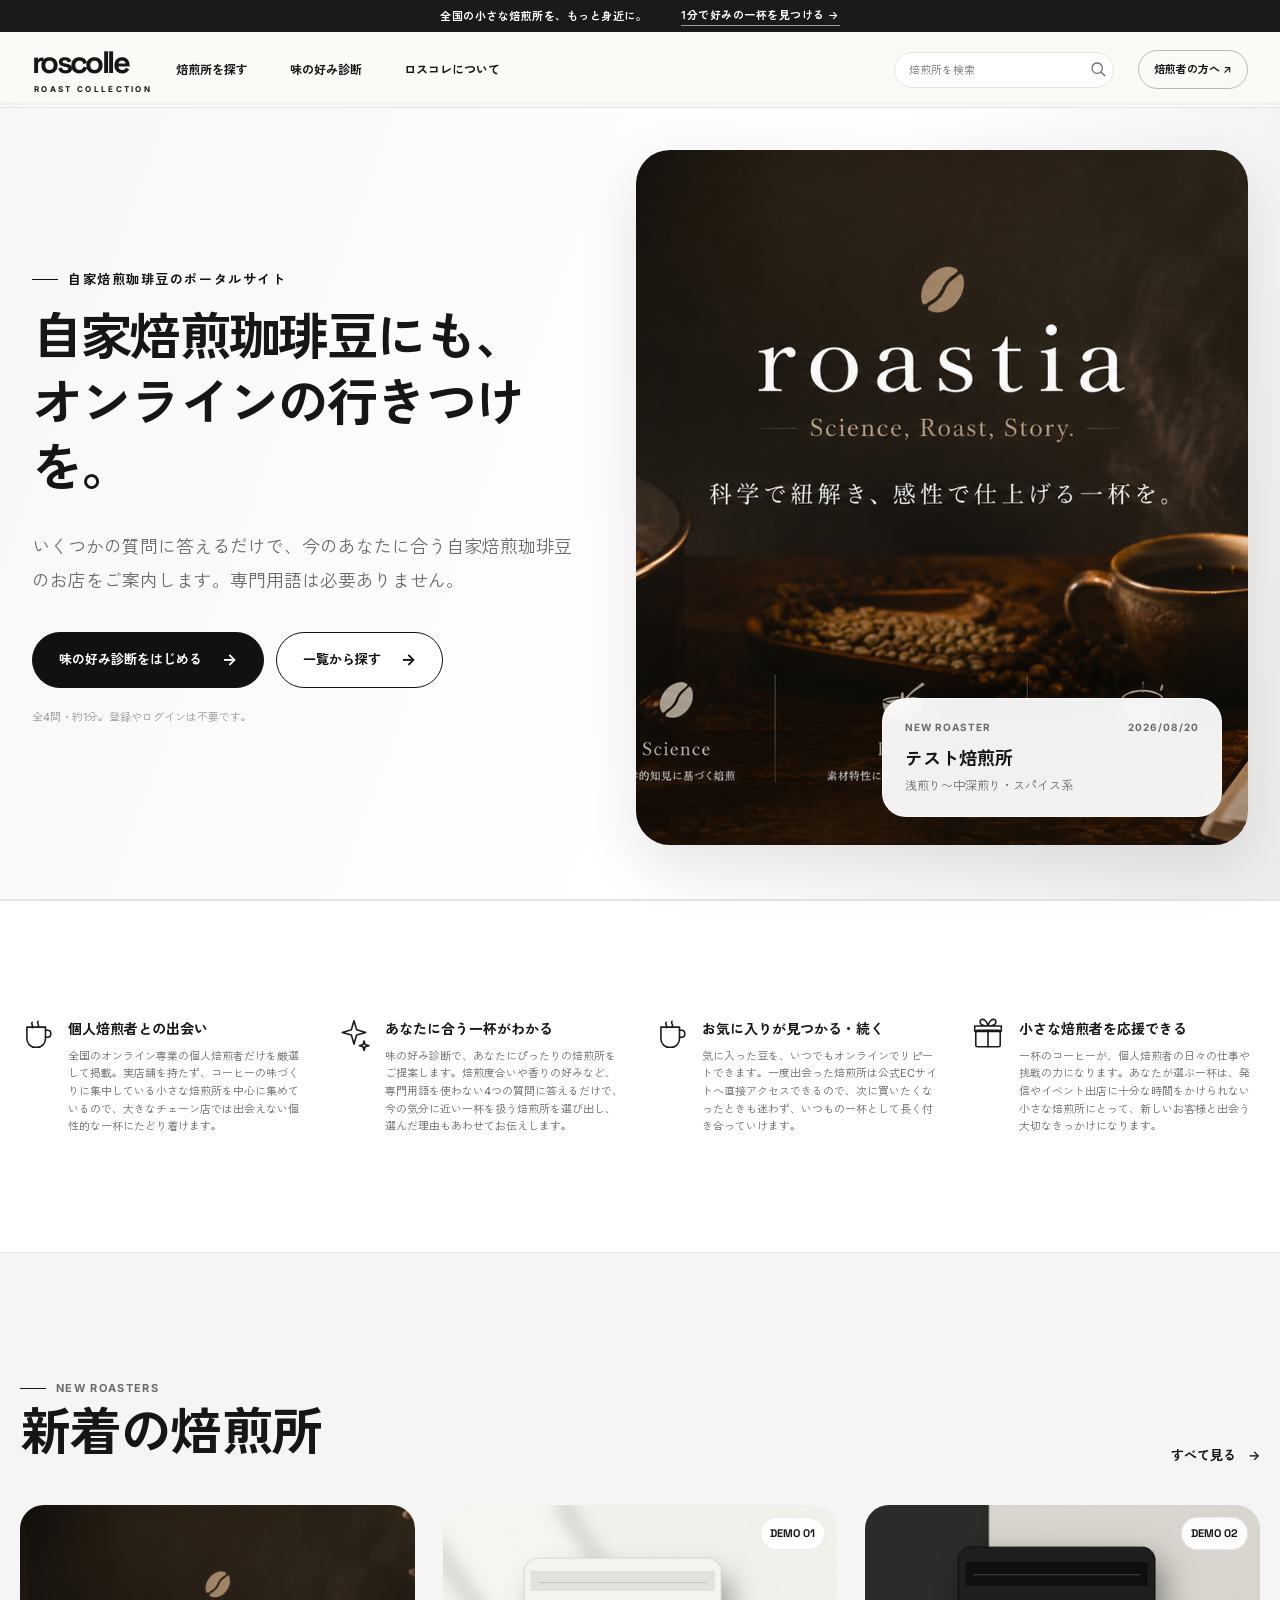
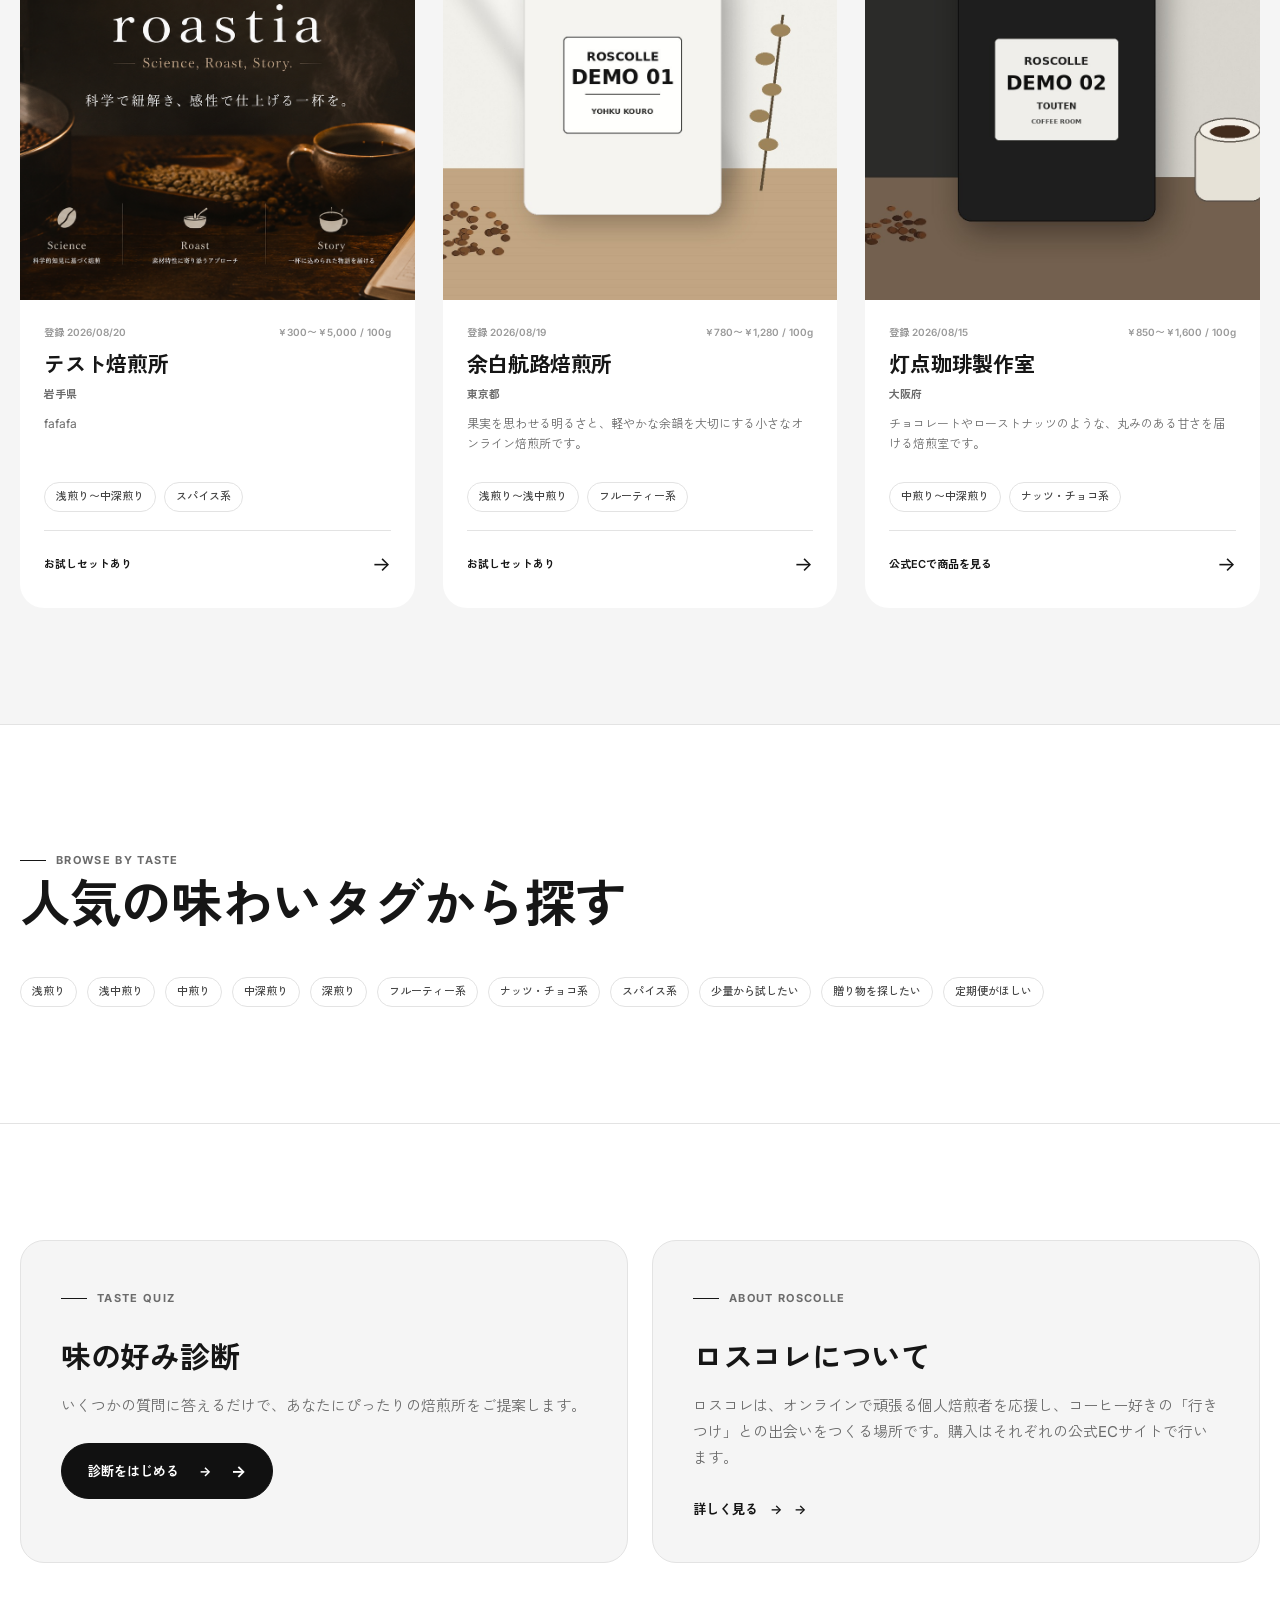
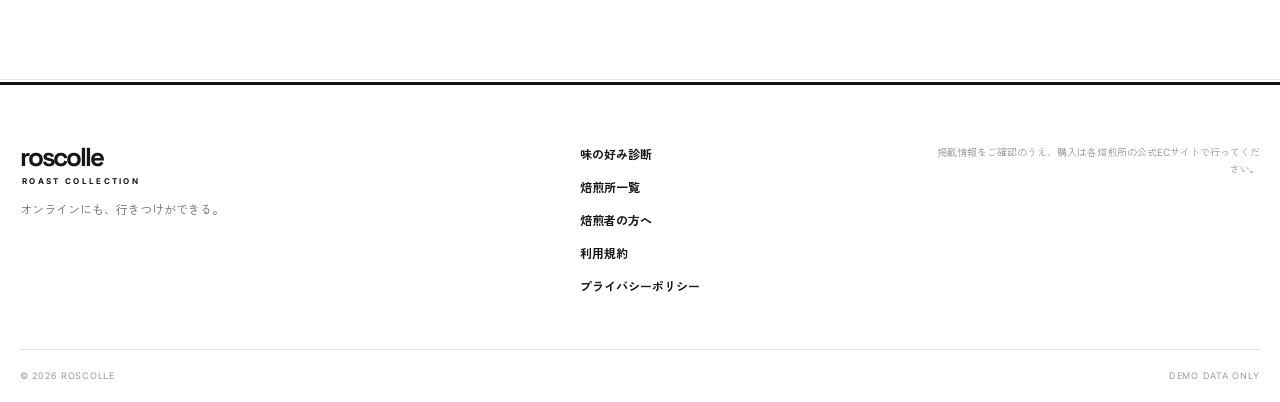
<file: index.html>
<!doctype html>
<html lang="ja">
<head>
  <meta charset="utf-8">
  <meta name="viewport" content="width=device-width, initial-scale=1">
  <meta name="description" content="全国の小さな自家焙煎所と出会えるコーヒーポータル、roscolle（ロスコレ）。味の好み診断から、オンラインの行きつけを見つけよう。">
  <meta name="theme-color" content="#ffffff">
  <title>roscolle｜オンラインにも、行きつけができる。</title>
  <link rel="preconnect" href="https://fonts.googleapis.com">
  <link rel="preconnect" href="https://fonts.gstatic.com" crossorigin>
  <link href="https://fonts.googleapis.com/css2?family=Inter:wght@400;500;600;700&family=Space+Grotesk:wght@500;600;700&family=Zen+Kaku+Gothic+New:wght@400;500;700;900&display=swap" rel="stylesheet">
  <link rel="stylesheet" href="assets/css/site.css">
  <script type="module" src="assets/js/app.js"></script>
</head>
<body>
  <a class="skip-link" href="#app">本文へ移動</a>

  <div class="announcement-bar" aria-label="サイトのお知らせ">
    <span>全国の小さな焙煎所を、もっと身近に。</span>
    <a href="#/quiz">1分で好みの一杯を見つける <span aria-hidden="true">→</span></a>
  </div>

  <header class="site-header" data-header>
    <div class="header-inner">
      <a class="brand" href="#/home" aria-label="roscolle トップページ">
        <span class="brand-word">roscolle</span>
        <span class="brand-sub">ROAST COLLECTION</span>
      </a>

      <nav class="desktop-nav" aria-label="メインナビゲーション">
        <a href="#/list" data-nav="list">焙煎所を探す</a>
        <a href="#/quiz" data-nav="quiz">味の好み診断</a>
        <a href="#/home?section=about" data-scroll-about>ロスコレについて</a>
      </nav>

      <form class="header-search" role="search" aria-label="焙煎所を検索" data-header-search>
        <label class="sr-only" for="header-search-input">焙煎所を検索</label>
        <input type="search" id="header-search-input" placeholder="焙煎所を検索">
        <button type="submit" aria-label="検索する"><svg viewBox="0 0 20 20" aria-hidden="true"><circle cx="9" cy="9" r="6.5" fill="none" stroke="currentColor" stroke-width="1.6"/><line x1="14" y1="14" x2="18.5" y2="18.5" stroke="currentColor" stroke-width="1.6" stroke-linecap="round"/></svg></button>
      </form>

      <div class="header-actions">
        <a class="header-recruit" href="recruit.html">焙煎者の方へ</a>
        <button class="menu-button" type="button" aria-expanded="false" aria-controls="mobile-menu" data-menu-button>
          <span class="sr-only">メニューを開く</span>
          <span aria-hidden="true"></span>
          <span aria-hidden="true"></span>
        </button>
      </div>
    </div>

    <nav class="mobile-menu" id="mobile-menu" aria-label="モバイルナビゲーション" hidden data-mobile-menu>
      <a href="#/list">焙煎所を探す</a>
      <a href="#/quiz">味の好み診断</a>
      <a href="#/home?section=about" data-scroll-about>ロスコレについて</a>
      <a href="recruit.html">焙煎者の方へ</a>
    </nav>
  </header>

  <main id="app" tabindex="-1" aria-live="polite">
    <section class="loading-screen" aria-label="読み込み中">
      <div class="loading-mark" aria-hidden="true"><span></span><span></span><span></span></div>
      <p>焙煎所の情報を読み込んでいます。</p>
    </section>
  </main>

  <footer class="site-footer">
    <div class="footer-inner">
      <div>
        <a class="brand brand--footer" href="#/home" aria-label="roscolle トップページ">
          <span class="brand-word">roscolle</span>
          <span class="brand-sub">ROAST COLLECTION</span>
        </a>
        <p class="footer-copy">オンラインにも、行きつけができる。</p>
      </div>
      <div class="footer-links">
        <a href="#/quiz">味の好み診断</a>
        <a href="#/list">焙煎所一覧</a>
        <a href="recruit.html">焙煎者の方へ</a>
        <a href="terms.html">利用規約</a>
        <a href="privacy.html">プライバシーポリシー</a>
      </div>
      <p class="footer-note">掲載情報をご確認のうえ、購入は各焙煎所の公式ECサイトで行ってください。</p>
    </div>
    <div class="footer-bottom">
      <span>© 2026 roscolle</span>
      <span>Demo data only</span>
    </div>
  </footer>

  <div class="toast" role="status" aria-live="polite" hidden data-toast></div>
</body>
</html>
</file>
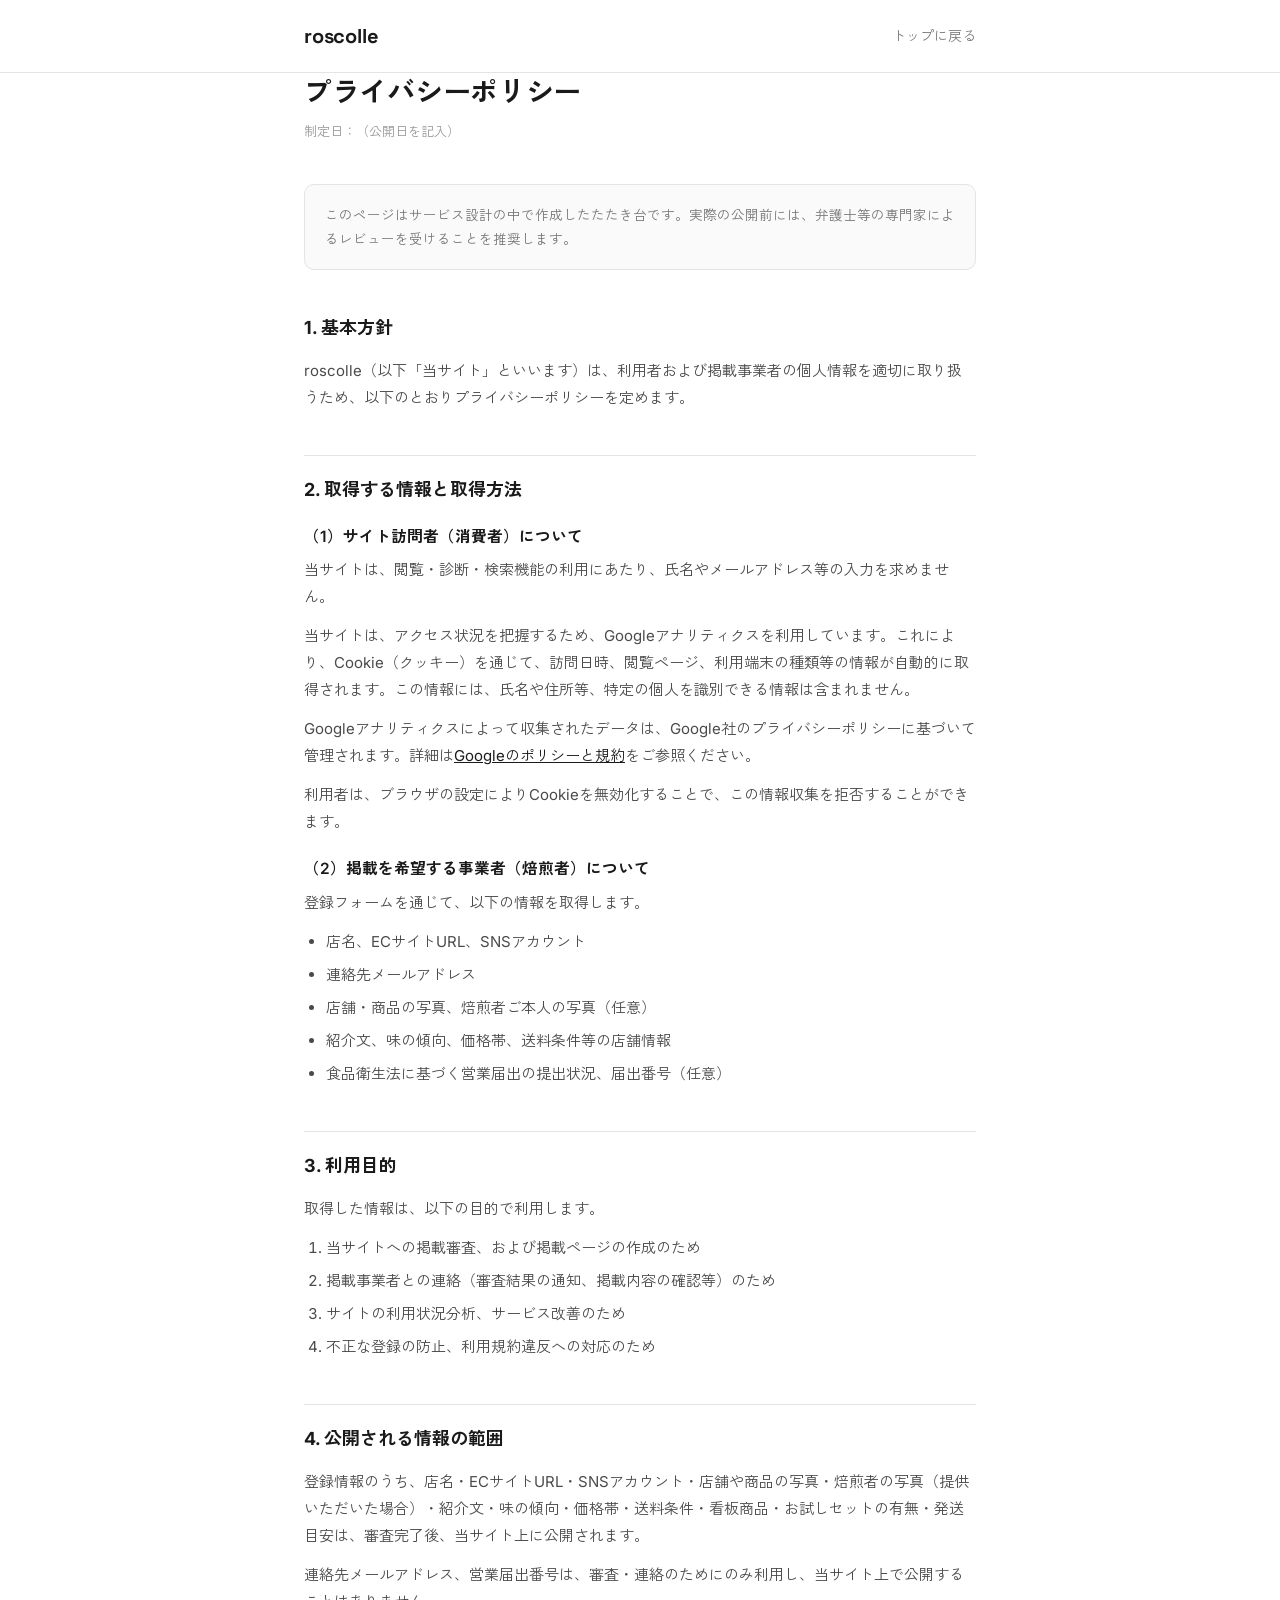
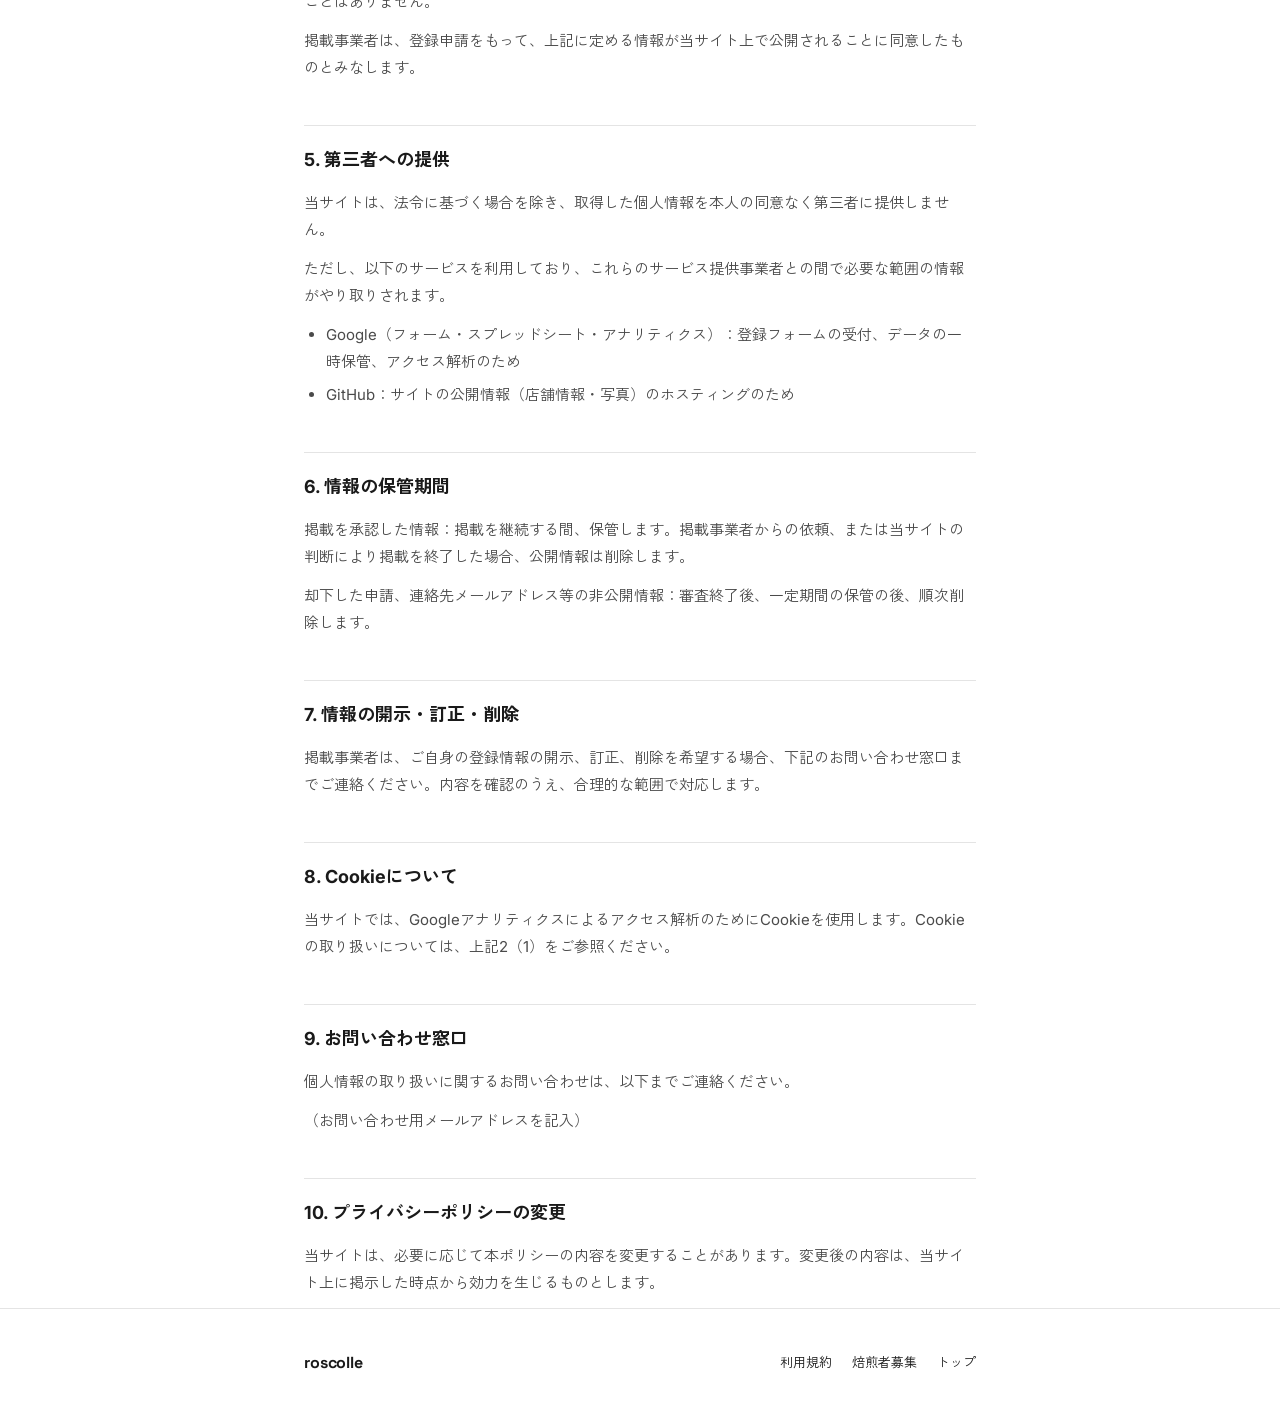
<file: privacy.html>
<!DOCTYPE html>
<html lang="ja">
<head>
<meta charset="UTF-8">
<meta name="viewport" content="width=device-width, initial-scale=1.0">
<title>プライバシーポリシー | roscolle（ロスコレ）</title>
<link rel="preconnect" href="https://fonts.googleapis.com">
<link rel="preconnect" href="https://fonts.gstatic.com" crossorigin>
<link href="https://fonts.googleapis.com/css2?family=Inter:wght@400;500;600;700&family=Space+Grotesk:wght@500;600;700&family=Zen+Kaku+Gothic+New:wght@400;500;700;900&display=swap" rel="stylesheet">
<style>
  :root {
    --ink: #1a1a1a; --ink-soft: #4a4a4a; --muted: #767676; --hint: #9a9a9a;
    --line: #e4e4e4; --bg: #ffffff; --bg-alt: #fafafa;
  }
  * { box-sizing: border-box; margin: 0; padding: 0; }
  body {
    font-family: 'Inter', 'Zen Kaku Gothic New', 'Hiragino Sans', 'Noto Sans JP', sans-serif;
    color: var(--ink); background: var(--bg); line-height: 1.8;
    -webkit-font-smoothing: antialiased;
    overflow-wrap: break-word;
  }
  .display { font-family: 'Space Grotesk', 'Zen Kaku Gothic New', 'Inter', sans-serif; letter-spacing: -0.01em; }
  a { color: var(--ink); }
  .wrap { max-width: 720px; margin: 0 auto; padding: 0 24px; }
  nav {
    border-bottom: 0.5px solid var(--line);
  }
  nav .wrap { display: flex; align-items: center; justify-content: space-between; height: 72px; }
  .logo { font-size: 20px; font-weight: 700; text-decoration: none; }
  nav a.back { font-size: 14px; color: var(--muted); text-decoration: none; }
  main { padding: 64px 0 100px; }
  h1 { font-size: 28px; font-weight: 700; margin-bottom: 8px; line-height: 1.4; }
  .updated { font-size: 13px; color: var(--hint); margin-bottom: 40px; }
  h2 {
    font-size: 18px; font-weight: 700; margin: 44px 0 16px;
    padding-top: 20px; border-top: 0.5px solid var(--line);
    line-height: 1.5;
  }
  h2:first-of-type { border-top: none; padding-top: 0; }
  h3 { font-size: 15.5px; font-weight: 600; margin: 22px 0 8px; line-height: 1.5; }
  p, li { font-size: 15px; color: var(--ink-soft); }
  p { margin-bottom: 12px; }
  ul, ol { padding-left: 22px; margin-bottom: 12px; }
  li { margin-bottom: 6px; }
  .note {
    background: var(--bg-alt); border: 0.5px solid var(--line); border-radius: 10px;
    padding: 18px 20px; font-size: 13.5px; color: var(--muted); margin-bottom: 36px;
  }
  footer { border-top: 0.5px solid var(--line); padding: 40px 0; }
  footer .wrap { display: flex; justify-content: space-between; align-items: center; flex-wrap: wrap; gap: 12px; }
  footer .f-logo { font-size: 16px; font-weight: 700; }
  footer .f-links { display: flex; gap: 20px; font-size: 13px; color: var(--muted); }
  footer .f-links a { text-decoration: none; }
  footer .f-links a:hover { color: var(--ink); }
  @media (max-width: 600px) {
    h1 { font-size: 22px; }
    main { padding: 40px 0 60px; }
  }
</style>
</head>
<body>

<nav>
  <div class="wrap">
    <a href="index.html" class="logo display">roscolle</a>
    <a href="index.html" class="back">トップに戻る</a>
  </div>
</nav>

<main class="wrap">
  <h1 class="display">プライバシーポリシー</h1>
  <p class="updated">制定日：（公開日を記入）</p>

  <div class="note">
    このページはサービス設計の中で作成したたたき台です。実際の公開前には、弁護士等の専門家によるレビューを受けることを推奨します。
  </div>

  <h2>1. 基本方針</h2>
  <p>roscolle（以下「当サイト」といいます）は、利用者および掲載事業者の個人情報を適切に取り扱うため、以下のとおりプライバシーポリシーを定めます。</p>

  <h2>2. 取得する情報と取得方法</h2>
  <h3>（1）サイト訪問者（消費者）について</h3>
  <p>当サイトは、閲覧・診断・検索機能の利用にあたり、氏名やメールアドレス等の入力を求めません。</p>
  <p>当サイトは、アクセス状況を把握するため、Googleアナリティクスを利用しています。これにより、Cookie（クッキー）を通じて、訪問日時、閲覧ページ、利用端末の種類等の情報が自動的に取得されます。この情報には、氏名や住所等、特定の個人を識別できる情報は含まれません。</p>
  <p>Googleアナリティクスによって収集されたデータは、Google社のプライバシーポリシーに基づいて管理されます。詳細は<a href="https://policies.google.com/technologies/partner-sites" target="_blank">Googleのポリシーと規約</a>をご参照ください。</p>
  <p>利用者は、ブラウザの設定によりCookieを無効化することで、この情報収集を拒否することができます。</p>

  <h3>（2）掲載を希望する事業者（焙煎者）について</h3>
  <p>登録フォームを通じて、以下の情報を取得します。</p>
  <ul>
    <li>店名、ECサイトURL、SNSアカウント</li>
    <li>連絡先メールアドレス</li>
    <li>店舗・商品の写真、焙煎者ご本人の写真（任意）</li>
    <li>紹介文、味の傾向、価格帯、送料条件等の店舗情報</li>
    <li>食品衛生法に基づく営業届出の提出状況、届出番号（任意）</li>
  </ul>

  <h2>3. 利用目的</h2>
  <p>取得した情報は、以下の目的で利用します。</p>
  <ol>
    <li>当サイトへの掲載審査、および掲載ページの作成のため</li>
    <li>掲載事業者との連絡（審査結果の通知、掲載内容の確認等）のため</li>
    <li>サイトの利用状況分析、サービス改善のため</li>
    <li>不正な登録の防止、利用規約違反への対応のため</li>
  </ol>

  <h2>4. 公開される情報の範囲</h2>
  <p>登録情報のうち、店名・ECサイトURL・SNSアカウント・店舗や商品の写真・焙煎者の写真（提供いただいた場合）・紹介文・味の傾向・価格帯・送料条件・看板商品・お試しセットの有無・発送目安は、審査完了後、当サイト上に公開されます。</p>
  <p>連絡先メールアドレス、営業届出番号は、審査・連絡のためにのみ利用し、当サイト上で公開することはありません。</p>
  <p>掲載事業者は、登録申請をもって、上記に定める情報が当サイト上で公開されることに同意したものとみなします。</p>

  <h2>5. 第三者への提供</h2>
  <p>当サイトは、法令に基づく場合を除き、取得した個人情報を本人の同意なく第三者に提供しません。</p>
  <p>ただし、以下のサービスを利用しており、これらのサービス提供事業者との間で必要な範囲の情報がやり取りされます。</p>
  <ul>
    <li>Google（フォーム・スプレッドシート・アナリティクス）：登録フォームの受付、データの一時保管、アクセス解析のため</li>
    <li>GitHub：サイトの公開情報（店舗情報・写真）のホスティングのため</li>
  </ul>

  <h2>6. 情報の保管期間</h2>
  <p>掲載を承認した情報：掲載を継続する間、保管します。掲載事業者からの依頼、または当サイトの判断により掲載を終了した場合、公開情報は削除します。</p>
  <p>却下した申請、連絡先メールアドレス等の非公開情報：審査終了後、一定期間の保管の後、順次削除します。</p>

  <h2>7. 情報の開示・訂正・削除</h2>
  <p>掲載事業者は、ご自身の登録情報の開示、訂正、削除を希望する場合、下記のお問い合わせ窓口までご連絡ください。内容を確認のうえ、合理的な範囲で対応します。</p>

  <h2>8. Cookieについて</h2>
  <p>当サイトでは、Googleアナリティクスによるアクセス解析のためにCookieを使用します。Cookieの取り扱いについては、上記2（1）をご参照ください。</p>

  <h2>9. お問い合わせ窓口</h2>
  <p>個人情報の取り扱いに関するお問い合わせは、以下までご連絡ください。</p>
  <p>（お問い合わせ用メールアドレスを記入）</p>

  <h2>10. プライバシーポリシーの変更</h2>
  <p>当サイトは、必要に応じて本ポリシーの内容を変更することがあります。変更後の内容は、当サイト上に掲示した時点から効力を生じるものとします。</p>
</main>

<footer>
  <div class="wrap">
    <div class="f-logo display">roscolle</div>
    <div class="f-links">
      <a href="terms.html">利用規約</a>
      <a href="recruit.html">焙煎者募集</a>
      <a href="index.html">トップ</a>
    </div>
  </div>
</footer>

</body>
</html>
</file>
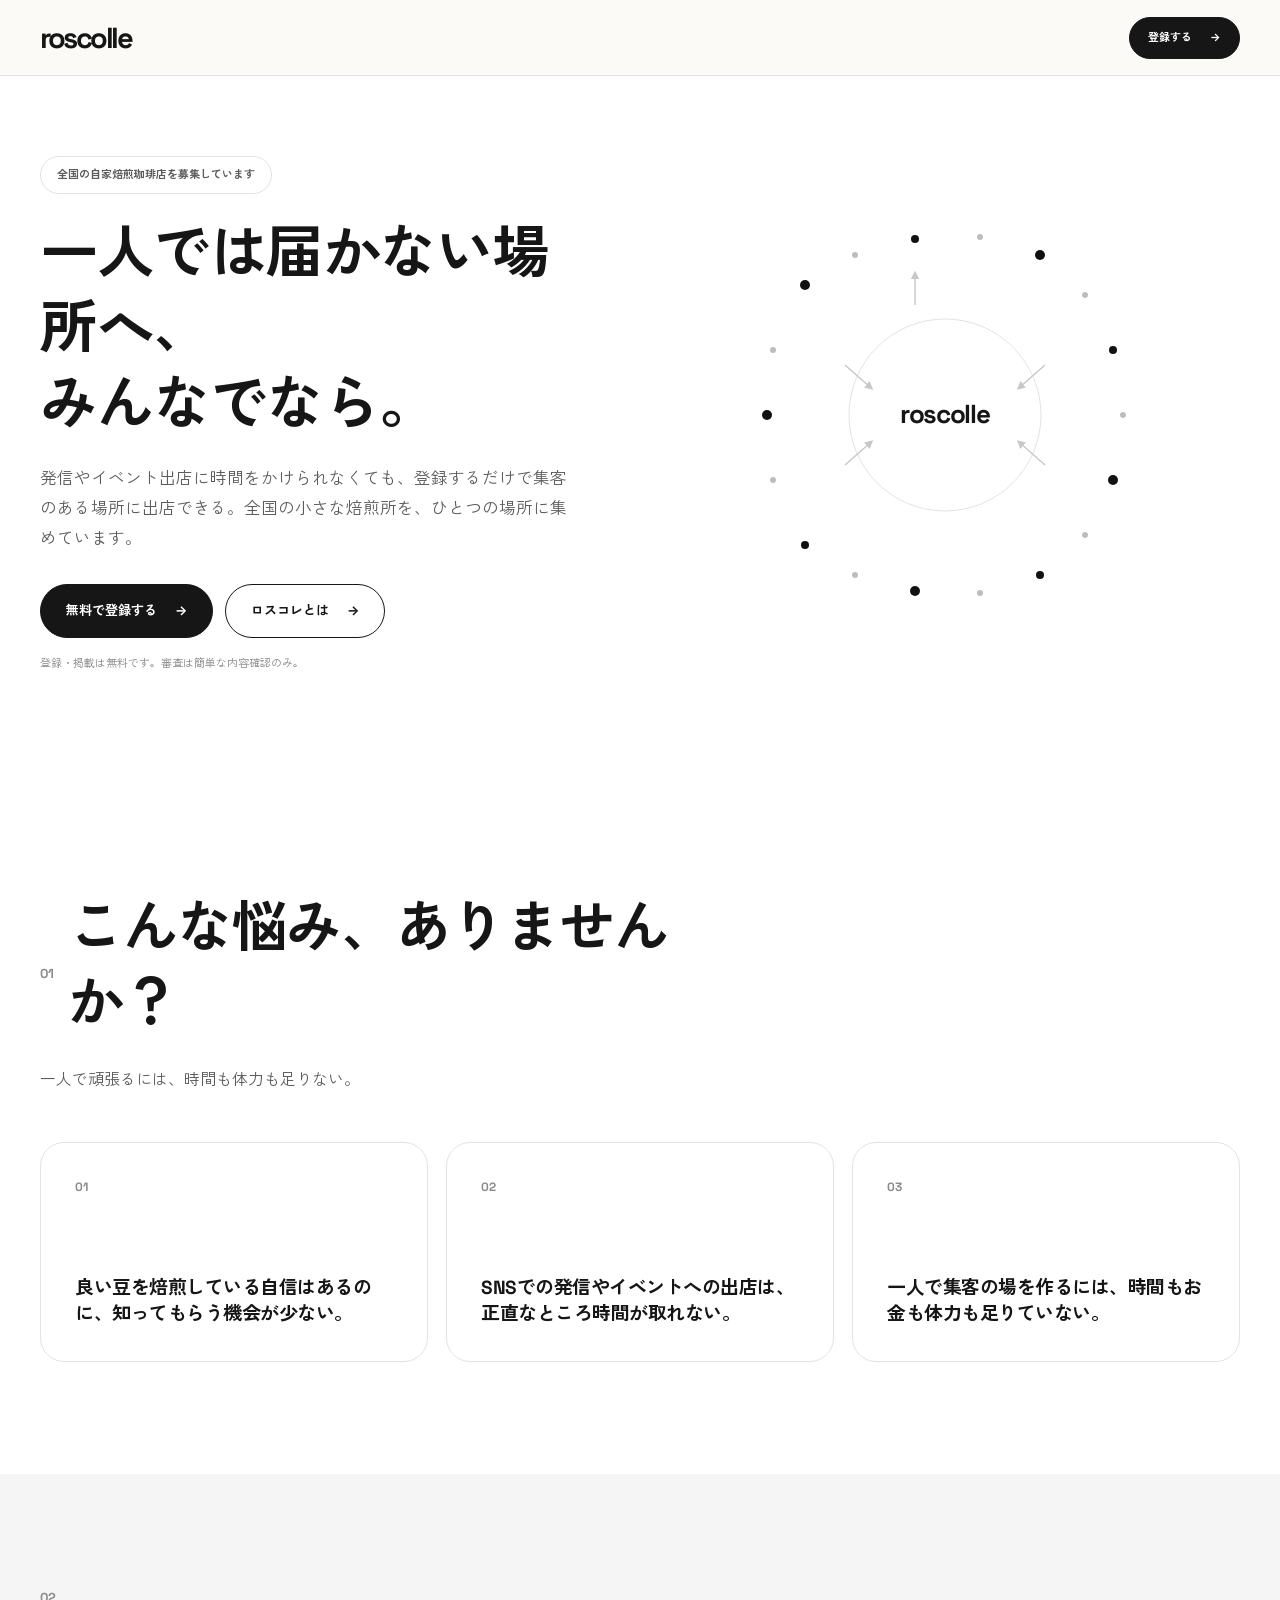
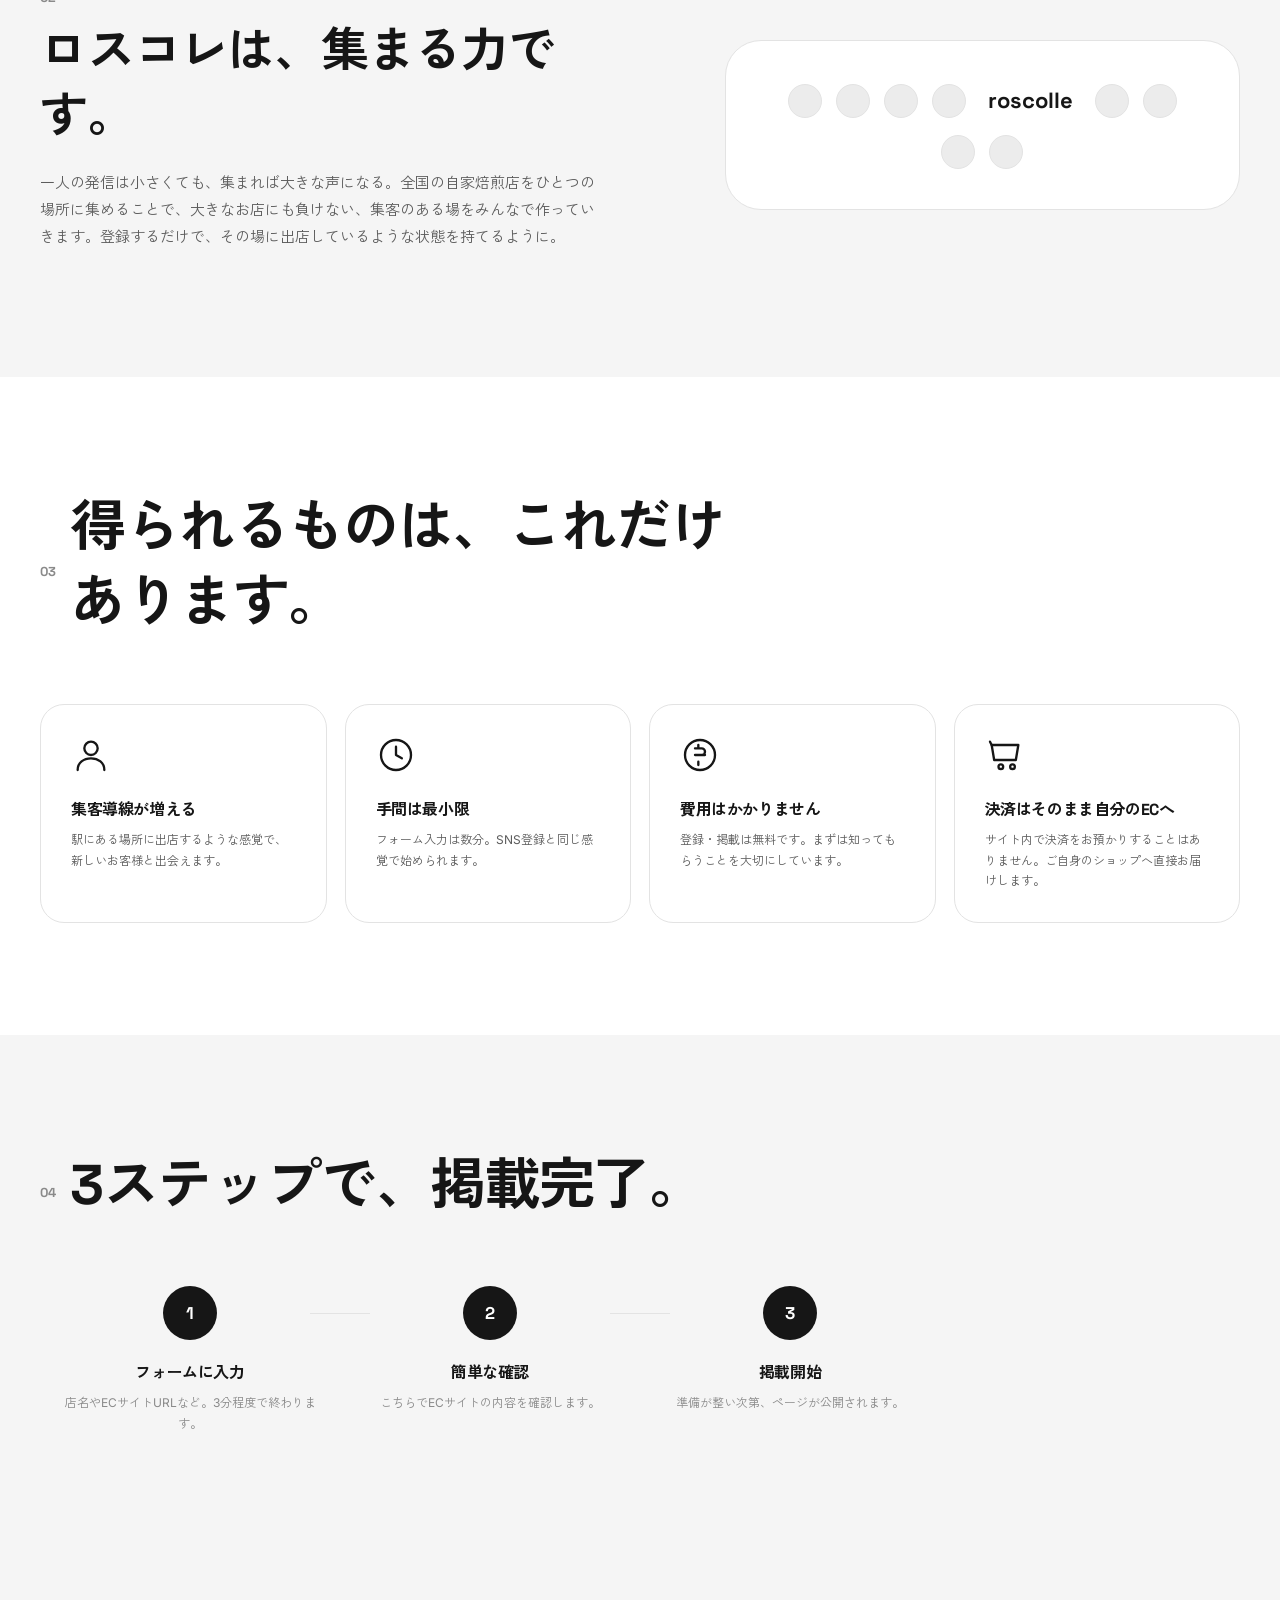
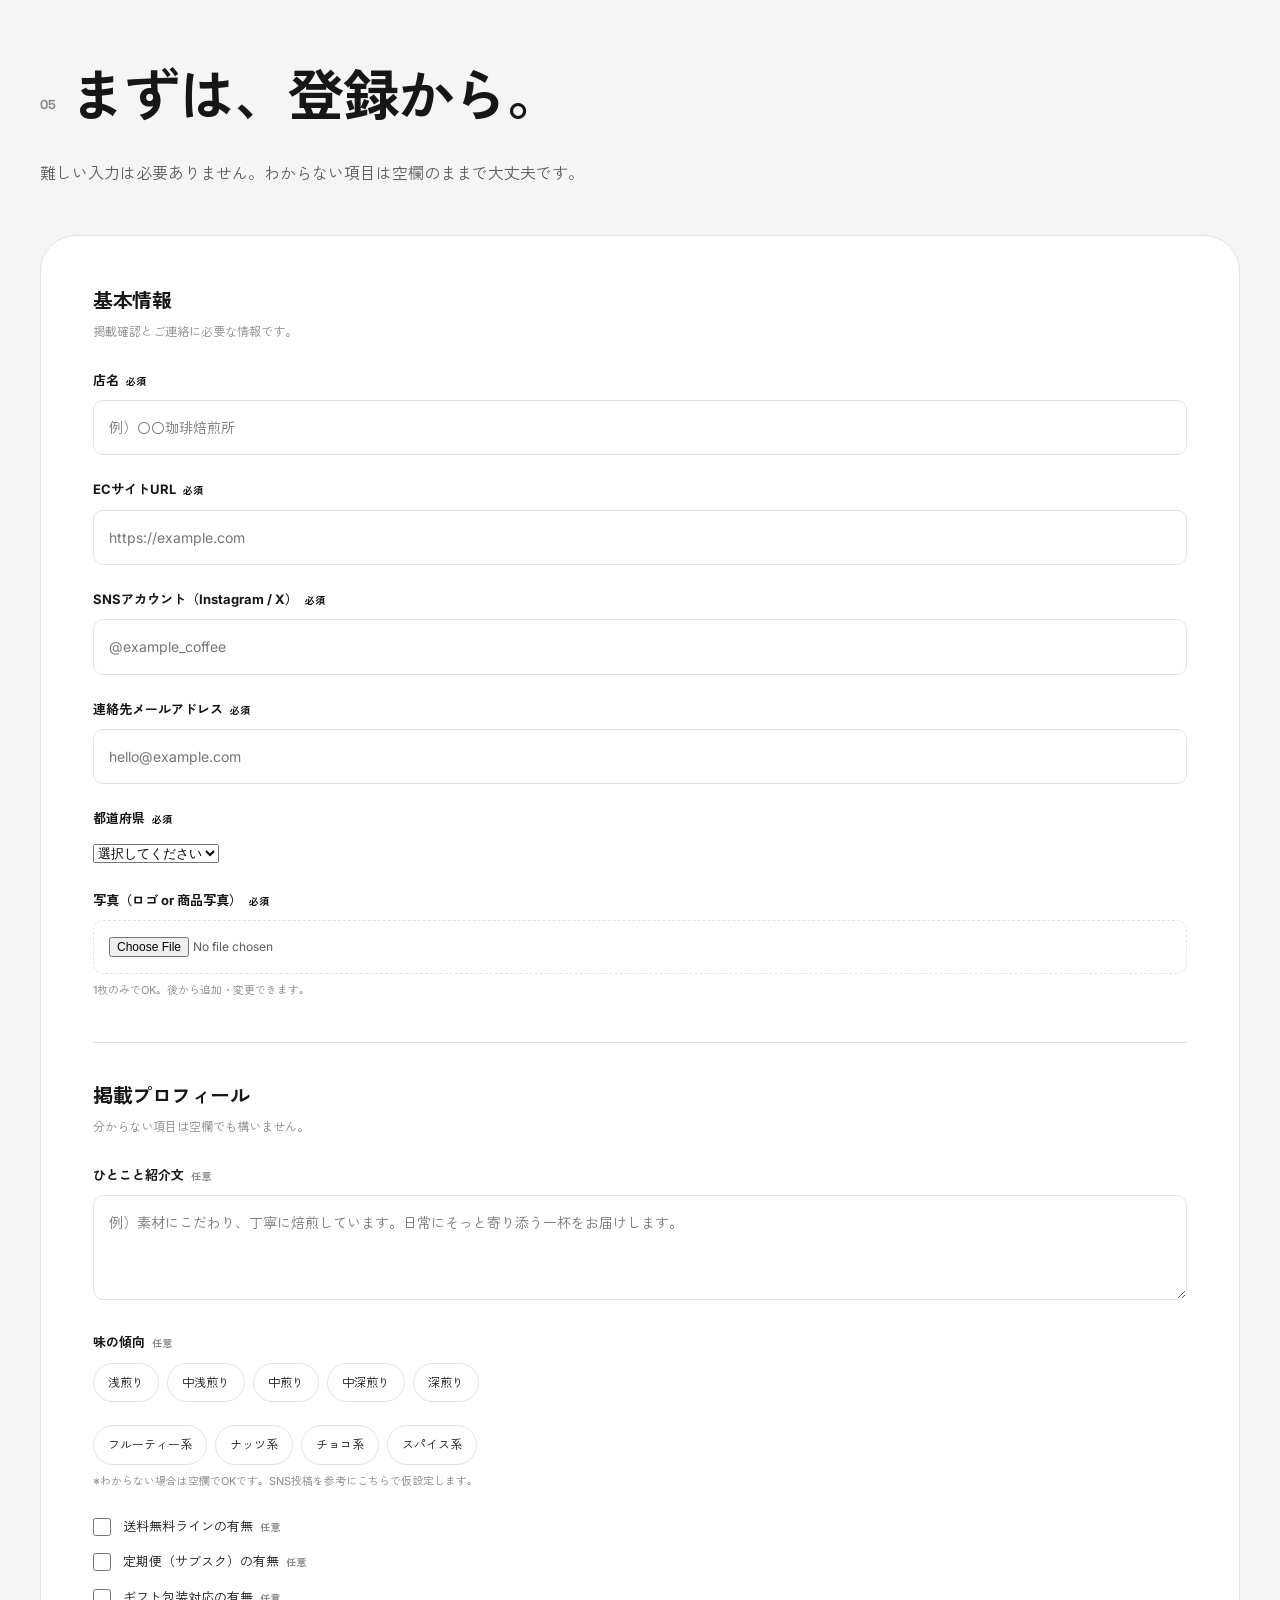
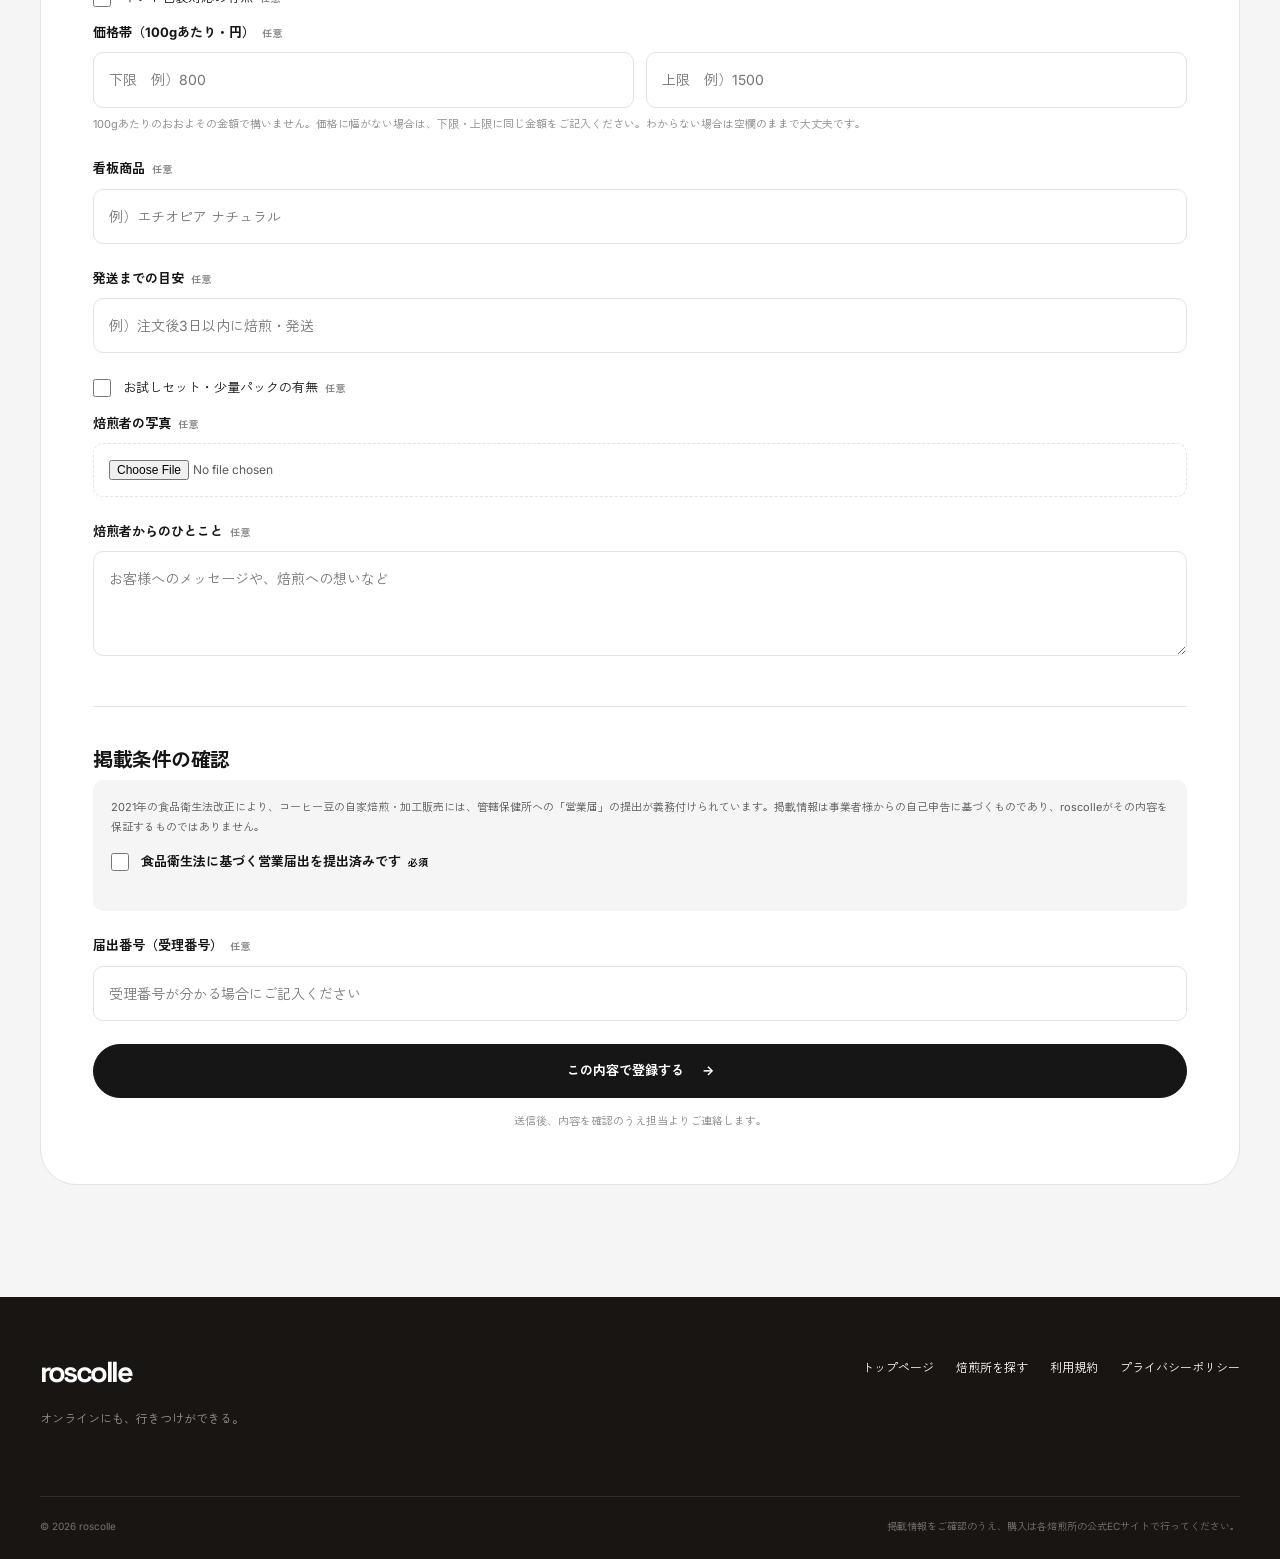
<file: recruit.html>
<!doctype html>
<html lang="ja">
<head>
  <meta charset="utf-8">
  <meta name="viewport" content="width=device-width, initial-scale=1">
  <meta name="description" content="全国の小さな自家焙煎所とコーヒー好きが出会うポータル、roscolleの焙煎者向け掲載案内。掲載内容、費用、流れを詳しくご案内します。">
  <meta name="theme-color" content="#111111">
  <title>焙煎者の方へ｜roscolle 掲載のご案内</title>
  <link rel="preconnect" href="https://fonts.googleapis.com">
  <link rel="preconnect" href="https://fonts.gstatic.com" crossorigin>
  <link href="https://fonts.googleapis.com/css2?family=Inter:wght@400;500;600;700&family=Space+Grotesk:wght@500;600;700&family=Zen+Kaku+Gothic+New:wght@400;500;700;900&display=swap" rel="stylesheet">
  <link rel="stylesheet" href="assets/css/recruit.css">
  <script src="assets/js/recruit.js" defer></script>
</head>
<body>
  <a class="skip-link" href="#main">本文へ移動</a>

  <header class="lp-header">
    <div class="wrap">
      <a class="logo" href="index.html#/home" aria-label="roscolle トップページ"><strong>roscolle</strong></a>
      <a class="button button--dark button--small" href="#form">登録する</a>
    </div>
  </header>

  <main id="main">
    <section class="recruit-hero">
      <div class="hero-copy">
        <p class="badge-pill">全国の自家焙煎珈琲店を募集しています</p>
        <h1>一人では届かない場所へ、<br>みんなでなら。</h1>
        <p class="hero-lead">発信やイベント出店に時間をかけられなくても、登録するだけで集客のある場所に出店できる。全国の小さな焙煎所を、ひとつの場所に集めています。</p>
        <div class="hero-actions">
          <a class="button button--dark" href="#form">無料で登録する</a>
          <a class="button" href="#about">ロスコレとは</a>
        </div>
        <p class="hero-note">登録・掲載は無料です。審査は簡単な内容確認のみ。</p>
      </div>
      <div class="hero-visual" aria-hidden="true">
        <svg viewBox="0 0 400 400" role="presentation">
          <circle cx="200" cy="200" r="96" fill="none" stroke="#e3e3e3" stroke-width="1"></circle>
          <circle cx="60" cy="70" r="5" fill="#111"></circle>
          <circle cx="110" cy="40" r="3" fill="#bdbdbd"></circle>
          <circle cx="170" cy="24" r="4" fill="#111"></circle>
          <circle cx="235" cy="22" r="3" fill="#bdbdbd"></circle>
          <circle cx="295" cy="40" r="5" fill="#111"></circle>
          <circle cx="340" cy="80" r="3" fill="#bdbdbd"></circle>
          <circle cx="368" cy="135" r="4" fill="#111"></circle>
          <circle cx="378" cy="200" r="3" fill="#bdbdbd"></circle>
          <circle cx="368" cy="265" r="5" fill="#111"></circle>
          <circle cx="340" cy="320" r="3" fill="#bdbdbd"></circle>
          <circle cx="295" cy="360" r="4" fill="#111"></circle>
          <circle cx="235" cy="378" r="3" fill="#bdbdbd"></circle>
          <circle cx="170" cy="376" r="5" fill="#111"></circle>
          <circle cx="110" cy="360" r="3" fill="#bdbdbd"></circle>
          <circle cx="60" cy="330" r="4" fill="#111"></circle>
          <circle cx="28" cy="265" r="3" fill="#bdbdbd"></circle>
          <circle cx="22" cy="200" r="5" fill="#111"></circle>
          <circle cx="28" cy="135" r="3" fill="#bdbdbd"></circle>
          <path d="M170 90 L170 60" stroke="#c7c7c7" stroke-width="1.4" marker-end="url(#arrow)"></path>
          <path d="M300 150 L275 172" stroke="#c7c7c7" stroke-width="1.4" marker-end="url(#arrow)"></path>
          <path d="M300 250 L275 228" stroke="#c7c7c7" stroke-width="1.4" marker-end="url(#arrow)"></path>
          <path d="M100 250 L125 228" stroke="#c7c7c7" stroke-width="1.4" marker-end="url(#arrow)"></path>
          <path d="M100 150 L125 172" stroke="#c7c7c7" stroke-width="1.4" marker-end="url(#arrow)"></path>
          <defs>
            <marker id="arrow" markerWidth="6" markerHeight="6" refX="3" refY="3" orient="auto">
              <path d="M0,0 L6,3 L0,6 Z" fill="#c7c7c7"></path>
            </marker>
          </defs>
        </svg>
        <span class="hero-visual-word">roscolle</span>
      </div>
    </section>

    <section class="lp-section" id="problems"><div class="wrap">
      <div class="section-head"><span class="section-number">01</span><h2>こんな悩み、ありませんか？</h2><p>一人で頑張るには、時間も体力も足りない。</p></div>
      <div class="problem-grid">
        <article class="problem-card"><span class="problem-index">01</span><h3>良い豆を焙煎している自信はあるのに、知ってもらう機会が少ない。</h3></article>
        <article class="problem-card"><span class="problem-index">02</span><h3>SNSでの発信やイベントへの出店は、正直なところ時間が取れない。</h3></article>
        <article class="problem-card"><span class="problem-index">03</span><h3>一人で集客の場を作るには、時間もお金も体力も足りていない。</h3></article>
      </div>
    </div></section>

    <section class="lp-section lp-section--surface" id="about"><div class="wrap mechanism">
      <div class="mechanism-copy">
        <span class="section-number">02</span>
        <h2>ロスコレは、集まる力です。</h2>
        <p>一人の発信は小さくても、集まれば大きな声になる。全国の自家焙煎店をひとつの場所に集めることで、大きなお店にも負けない、集客のある場をみんなで作っていきます。登録するだけで、その場に出店しているような状態を持てるように。</p>
      </div>
      <div class="mechanism-visual" aria-hidden="true">
        <span class="avatar-dot"></span><span class="avatar-dot"></span><span class="avatar-dot"></span>
        <span class="avatar-dot"></span><strong>roscolle</strong><span class="avatar-dot"></span>
        <span class="avatar-dot"></span><span class="avatar-dot"></span><span class="avatar-dot"></span>
      </div>
    </div></section>

    <section class="lp-section" id="benefits"><div class="wrap">
      <div class="section-head"><span class="section-number">03</span><h2>得られるものは、これだけあります。</h2></div>
      <div class="benefit-grid">
        <article class="benefit-card">
          <span class="benefit-icon"><svg viewBox="0 0 24 24"><circle cx="12" cy="8" r="4"></circle><path d="M4 21c0-4.4 3.6-7 8-7s8 2.6 8 7"></path></svg></span>
          <h3>集客導線が増える</h3><p>駅にある場所に出店するような感覚で、新しいお客様と出会えます。</p>
        </article>
        <article class="benefit-card">
          <span class="benefit-icon"><svg viewBox="0 0 24 24"><circle cx="12" cy="12" r="9"></circle><path d="M12 7v5l3.5 2"></path></svg></span>
          <h3>手間は最小限</h3><p>フォーム入力は数分。SNS登録と同じ感覚で始められます。</p>
        </article>
        <article class="benefit-card">
          <span class="benefit-icon"><svg viewBox="0 0 24 24"><circle cx="12" cy="12" r="9"></circle><path d="M9 8h4a2 2 0 0 1 0 4H9m0 0h6M11 6v2m0 8v2"></path></svg></span>
          <h3>費用はかかりません</h3><p>登録・掲載は無料です。まずは知ってもらうことを大切にしています。</p>
        </article>
        <article class="benefit-card">
          <span class="benefit-icon"><svg viewBox="0 0 24 24"><path d="M4 6h16l-1.5 9h-13z"></path><circle cx="9.5" cy="19" r="1.4"></circle><circle cx="16.5" cy="19" r="1.4"></circle><path d="M4 6l-1-2"></path></svg></span>
          <h3>決済はそのまま自分のECへ</h3><p>サイト内で決済をお預かりすることはありません。ご自身のショップへ直接お届けします。</p>
        </article>
      </div>
    </div></section>

    <section class="lp-section lp-section--surface" id="flow"><div class="wrap">
      <div class="section-head"><span class="section-number">04</span><h2>3ステップで、掲載完了。</h2></div>
      <div class="flow-grid flow-grid--3">
        <article class="flow-step"><div class="flow-number">1</div><h3>フォームに入力</h3><p>店名やECサイトURLなど。3分程度で終わります。</p></article>
        <article class="flow-step"><div class="flow-number">2</div><h3>簡単な確認</h3><p>こちらでECサイトの内容を確認します。</p></article>
        <article class="flow-step"><div class="flow-number">3</div><h3>掲載開始</h3><p>準備が整い次第、ページが公開されます。</p></article>
      </div>
    </div></section>

    <section class="lp-section form-section" id="form"><div class="wrap">
      <div class="section-head"><span class="section-number">05</span><h2>まずは、登録から。</h2><p>難しい入力は必要ありません。わからない項目は空欄のままで大丈夫です。</p></div>
      <form class="entry-form" id="entryForm">
        <section class="form-group" aria-labelledby="basic-title"><h3 class="form-group-title" id="basic-title">基本情報</h3><p class="form-group-lead">掲載確認とご連絡に必要な情報です。</p>
          <div class="field"><label for="f_name">店名<span class="required">必須</span></label><input type="text" id="f_name" placeholder="例）〇〇珈琲焙煎所" required></div>
          <div class="field"><label for="f_ecUrl">ECサイトURL<span class="required">必須</span></label><input type="url" id="f_ecUrl" placeholder="https://example.com" required></div>
          <div class="field"><label for="f_sns">SNSアカウント（Instagram / X）<span class="required">必須</span></label><input type="text" id="f_sns" placeholder="@example_coffee" required></div>
          <div class="field"><label for="f_email">連絡先メールアドレス<span class="required">必須</span></label><input type="email" id="f_email" placeholder="hello@example.com" required></div>
          <div class="field"><label for="f_prefecture">都道府県<span class="required">必須</span></label><select id="f_prefecture" required><option value="" disabled selected>選択してください</option><option value="北海道">北海道</option><option value="青森">青森県</option><option value="岩手">岩手県</option><option value="宮城">宮城県</option><option value="秋田">秋田県</option><option value="山形">山形県</option><option value="福島">福島県</option><option value="茨城">茨城県</option><option value="栃木">栃木県</option><option value="群馬">群馬県</option><option value="埼玉">埼玉県</option><option value="千葉">千葉県</option><option value="東京">東京都</option><option value="神奈川">神奈川県</option><option value="新潟">新潟県</option><option value="富山">富山県</option><option value="石川">石川県</option><option value="福井">福井県</option><option value="山梨">山梨県</option><option value="長野">長野県</option><option value="岐阜">岐阜県</option><option value="静岡">静岡県</option><option value="愛知">愛知県</option><option value="三重">三重県</option><option value="滋賀">滋賀県</option><option value="京都">京都府</option><option value="大阪">大阪府</option><option value="兵庫">兵庫県</option><option value="奈良">奈良県</option><option value="和歌山">和歌山県</option><option value="鳥取">鳥取県</option><option value="島根">島根県</option><option value="岡山">岡山県</option><option value="広島">広島県</option><option value="山口">山口県</option><option value="徳島">徳島県</option><option value="香川">香川県</option><option value="愛媛">愛媛県</option><option value="高知">高知県</option><option value="福岡">福岡県</option><option value="佐賀">佐賀県</option><option value="長崎">長崎県</option><option value="熊本">熊本県</option><option value="大分">大分県</option><option value="宮崎">宮崎県</option><option value="鹿児島">鹿児島県</option><option value="沖縄">沖縄県</option></select></div>
          <div class="field"><label for="f_photo">写真（ロゴ or 商品写真）<span class="required">必須</span></label><input type="file" id="f_photo" accept="image/*" required><p class="hint">1枚のみでOK。後から追加・変更できます。</p></div>
        </section>
        <section class="form-group" aria-labelledby="profile-title"><h3 class="form-group-title" id="profile-title">掲載プロフィール</h3><p class="form-group-lead">分からない項目は空欄でも構いません。</p>
          <div class="field"><label for="f_description">ひとこと紹介文<span class="optional">任意</span></label><textarea id="f_description" placeholder="例）素材にこだわり、丁寧に焙煎しています。日常にそっと寄り添う一杯をお届けします。"></textarea></div>
          <div class="field"><span class="field-legend">味の傾向<span class="optional">任意</span></span><div class="chip-group" data-group="roast"><button class="chip" type="button" data-value="浅煎り" aria-pressed="false">浅煎り</button><button class="chip" type="button" data-value="中浅煎り" aria-pressed="false">中浅煎り</button><button class="chip" type="button" data-value="中煎り" aria-pressed="false">中煎り</button><button class="chip" type="button" data-value="中深煎り" aria-pressed="false">中深煎り</button><button class="chip" type="button" data-value="深煎り" aria-pressed="false">深煎り</button></div></div>
          <div class="field"><div class="chip-group" data-group="flavor"><button class="chip" type="button" data-value="フルーティー系" aria-pressed="false">フルーティー系</button><button class="chip" type="button" data-value="ナッツ・チョコ系" aria-pressed="false">ナッツ系</button><button class="chip" type="button" data-value="ナッツ・チョコ系" aria-pressed="false">チョコ系</button><button class="chip" type="button" data-value="スパイス系" aria-pressed="false">スパイス系</button></div><p class="hint">※わからない場合は空欄でOKです。SNS投稿を参考にこちらで仮設定します。</p></div>
          <div class="check-row"><input type="checkbox" id="f_hasShipping"><label for="f_hasShipping">送料無料ラインの有無<span class="optional">任意</span></label></div>
          <div class="field" id="f_shippingField" hidden><label for="f_shipping">送料無料ライン（円）</label><input type="number" id="f_shipping" placeholder="例）3000" min="0"></div>
          <div class="check-row"><input type="checkbox" id="f_subscription"><label for="f_subscription">定期便（サブスク）の有無<span class="optional">任意</span></label></div>
          <div class="check-row"><input type="checkbox" id="f_gift"><label for="f_gift">ギフト包装対応の有無<span class="optional">任意</span></label></div>
          <div class="field"><span class="field-legend">価格帯（100gあたり・円）<span class="optional">任意</span></span><div class="row-2"><input type="number" id="f_priceMin" placeholder="下限　例）800" min="0"><input type="number" id="f_priceMax" placeholder="上限　例）1500" min="0"></div><p class="hint">100gあたりのおおよその金額で構いません。価格に幅がない場合は、下限・上限に同じ金額をご記入ください。わからない場合は空欄のままで大丈夫です。</p></div>
          <div class="field"><label for="f_flagship">看板商品<span class="optional">任意</span></label><input type="text" id="f_flagship" placeholder="例）エチオピア ナチュラル"></div>
          <div class="field"><label for="f_shippingSpeed">発送までの目安<span class="optional">任意</span></label><input type="text" id="f_shippingSpeed" placeholder="例）注文後3日以内に焙煎・発送"></div>
          <div class="check-row"><input type="checkbox" id="f_trial"><label for="f_trial">お試しセット・少量パックの有無<span class="optional">任意</span></label></div>
          <div class="field"><label for="f_roasterPhoto">焙煎者の写真<span class="optional">任意</span></label><input type="file" id="f_roasterPhoto" accept="image/*"></div>
          <div class="field"><label for="f_roasterMessage">焙煎者からのひとこと<span class="optional">任意</span></label><textarea id="f_roasterMessage" placeholder="お客様へのメッセージや、焙煎への想いなど"></textarea></div>
        </section>
        <section class="form-group" aria-labelledby="confirm-title"><h3 class="form-group-title" id="confirm-title">掲載条件の確認</h3>
          <div class="field legal-note"><p>2021年の食品衛生法改正により、コーヒー豆の自家焙煎・加工販売には、管轄保健所への「営業届」の提出が義務付けられています。掲載情報は事業者様からの自己申告に基づくものであり、roscolleがその内容を保証するものではありません。</p><div class="check-row"><input type="checkbox" id="f_notification" required><label for="f_notification">食品衛生法に基づく営業届出を提出済みです<span class="required">必須</span></label></div></div>
          <div class="field"><label for="f_notificationNumber">届出番号（受理番号）<span class="optional">任意</span></label><input type="text" id="f_notificationNumber" placeholder="受理番号が分かる場合にご記入ください"></div>
          <button type="submit" class="button button--dark button--full" id="f_submitBtn">この内容で登録する</button><p class="form-note" id="f_statusText" role="status">送信後、内容を確認のうえ担当よりご連絡します。</p>
        </section>
      </form>
      <div class="thanks" id="thanks">
        <span class="section-number">06</span>
        <div class="thanks-mark"><svg viewBox="0 0 24 24" width="26" height="26"><path d="M3 6h18v12H3z" fill="none" stroke="currentColor" stroke-width="1.6"></path><path d="M3 6l9 7 9-7" fill="none" stroke="currentColor" stroke-width="1.6"></path></svg></div>
        <h3>登録ありがとうございます！</h3>
        <p>ご登録内容を確認後、担当よりご連絡いたします。通常、3営業日以内にご連絡いたしますので、今しばらくお待ちください。</p>
      </div>
    </div></section>
  </main>

  <iframe name="hidden_iframe" id="hidden_iframe" title="送信先" hidden></iframe>
  <form id="googleForm" action="https://docs.google.com/forms/d/e/1FAIpQLSdBFYiTrE0YFXlyLzMtkhguQeqpmY5YduBaSEyRm8lk3qnQpQ/formResponse" method="POST" target="hidden_iframe" hidden>
    <input type="text" name="entry.240483704" id="g_name"><input type="text" name="entry.1885995319" id="g_ecUrl"><input type="text" name="entry.1336681207" id="g_sns"><input type="text" name="entry.1840213224" id="g_email"><input type="text" name="entry.1484594104" id="g_photo"><input type="text" name="entry.1813839832" id="g_description"><input type="text" name="entry.33251288" id="g_prefecture">
    <input type="checkbox" name="entry.627058587" value="浅煎り" id="g_roast_浅煎り"><input type="checkbox" name="entry.627058587" value="中浅煎り" id="g_roast_中浅煎り"><input type="checkbox" name="entry.627058587" value="中煎り" id="g_roast_中煎り"><input type="checkbox" name="entry.627058587" value="中深煎り" id="g_roast_中深煎り"><input type="checkbox" name="entry.627058587" value="深煎り" id="g_roast_深煎り">
    <input type="checkbox" name="entry.208973401" value="フルーティー系" id="g_flavor_フルーティー系"><input type="checkbox" name="entry.208973401" value="ナッツ・チョコ系" id="g_flavor_ナッツ・チョコ系"><input type="checkbox" name="entry.208973401" value="スパイス系" id="g_flavor_スパイス系">
    <input type="text" name="entry.1517437852" id="g_shipping"><input type="checkbox" name="entry.428220457" value="対応している" id="g_subscription"><input type="checkbox" name="entry.140954433" value="対応している" id="g_gift"><input type="checkbox" name="entry.1940567708" value="食品衛生法に基づく営業届出を提出済みです" id="g_notification"><input type="text" name="entry.1334020968" id="g_notificationNumber"><input type="text" name="entry.1766419662" id="g_flagship"><input type="checkbox" name="entry.316428813" value="あります" id="g_trial"><input type="text" name="entry.257901969" id="g_shippingSpeed"><input type="text" name="entry.899327455" id="g_roasterPhoto"><input type="text" name="entry.20383295" id="g_roasterMessage"><input type="text" name="entry.974173289" id="g_priceMin"><input type="text" name="entry.1970155348" id="g_priceMax">
  </form>

  <footer class="lp-footer"><div class="wrap"><div class="footer-main"><div><a class="logo" href="index.html#/home"><strong>roscolle</strong></a><p class="footer-tagline">オンラインにも、行きつけができる。</p></div><nav class="footer-links" aria-label="フッターナビゲーション"><a href="index.html#/home">トップページ</a><a href="index.html#/list">焙煎所を探す</a><a href="terms.html">利用規約</a><a href="privacy.html">プライバシーポリシー</a></nav></div><div class="footer-bottom"><span>© 2026 roscolle</span><span>掲載情報をご確認のうえ、購入は各焙煎所の公式ECサイトで行ってください。</span></div></div></footer>
</body>
</html>
</file>
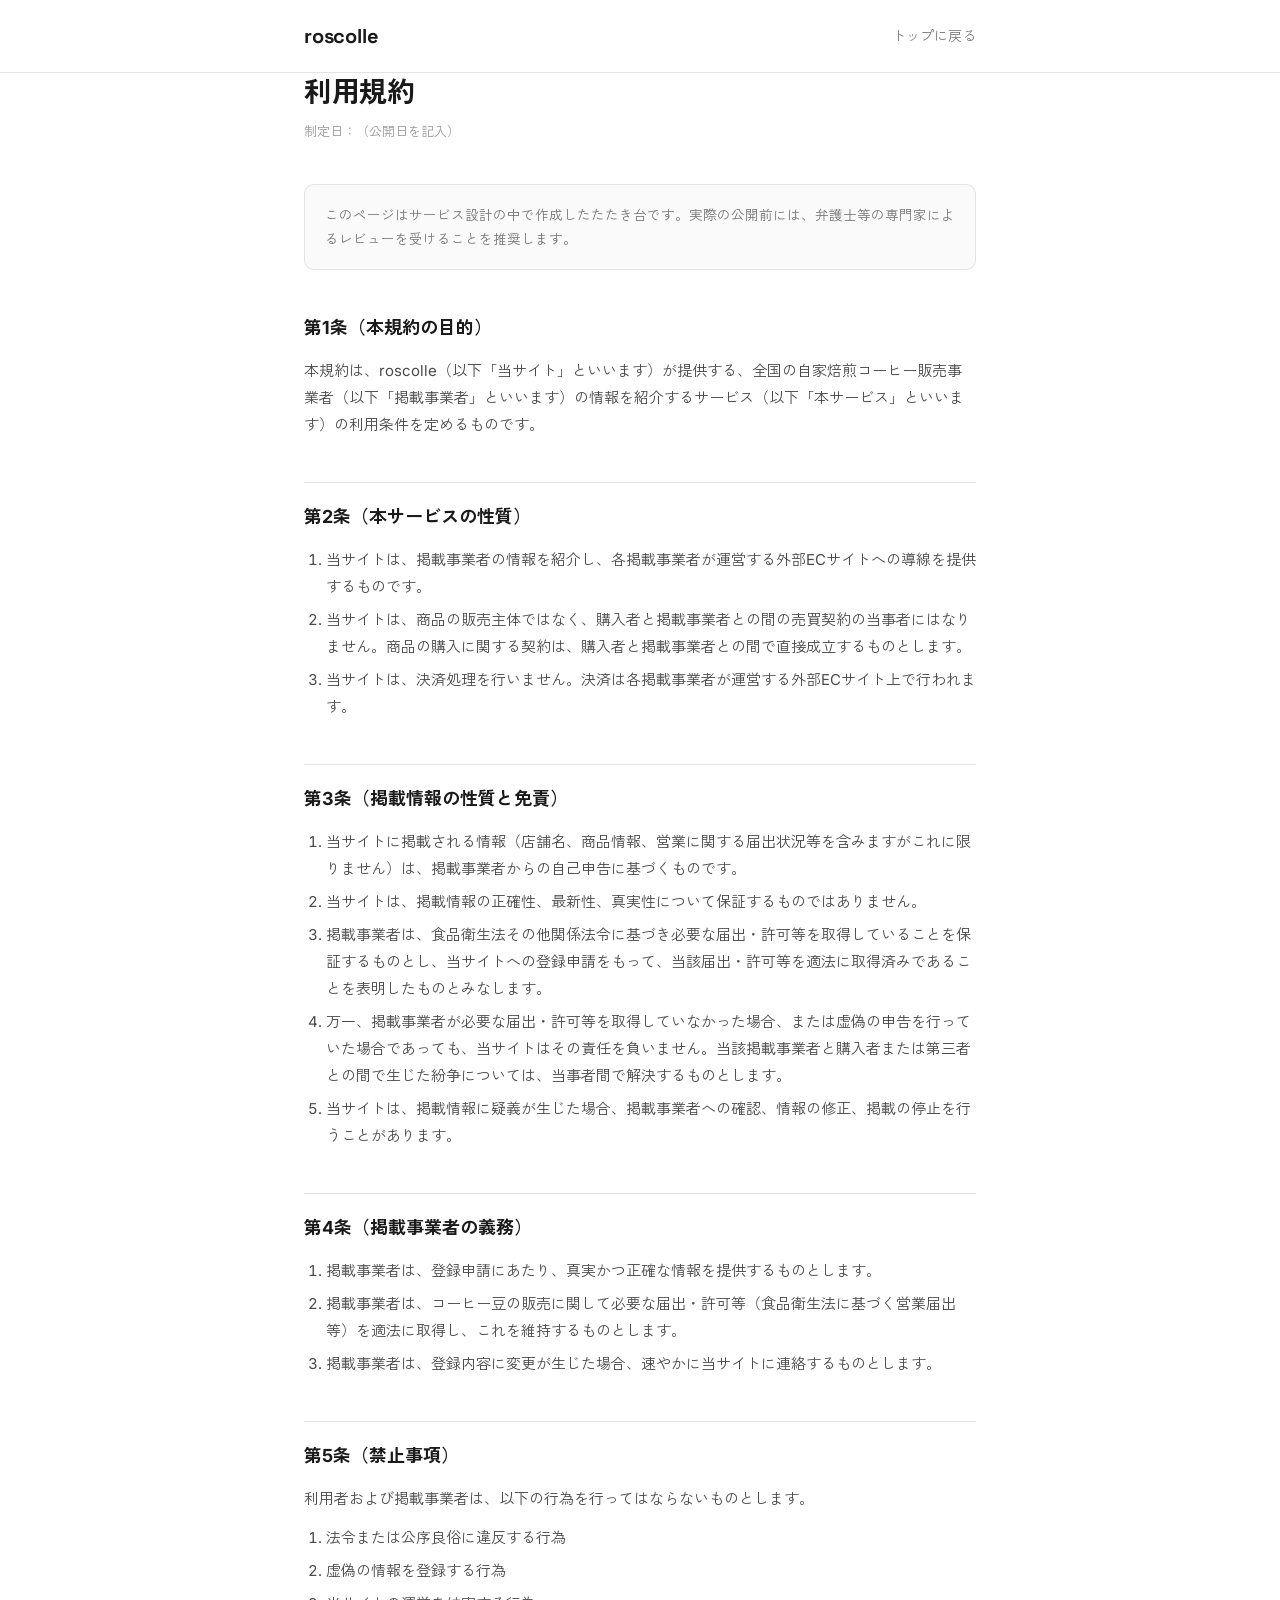
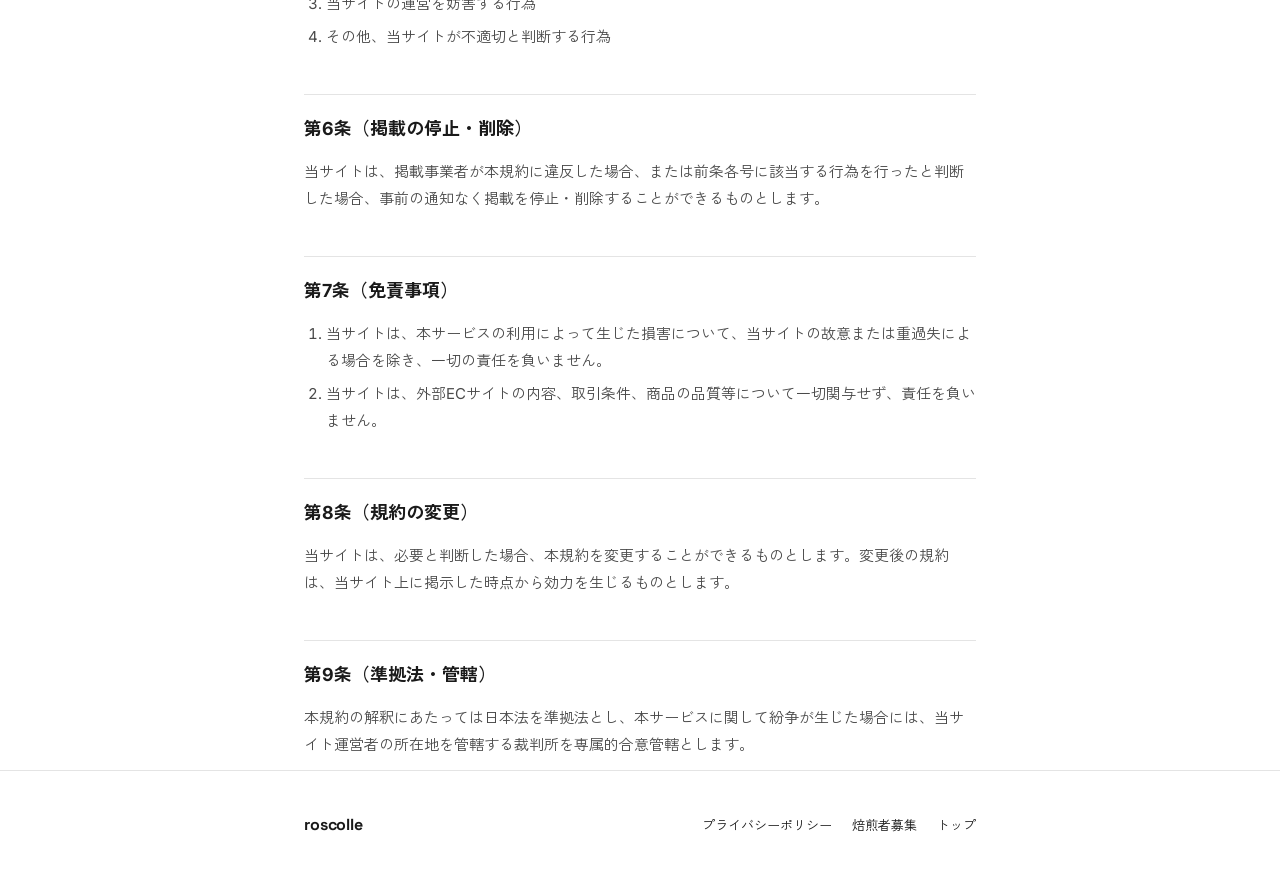
<file: terms.html>
<!DOCTYPE html>
<html lang="ja">
<head>
<meta charset="UTF-8">
<meta name="viewport" content="width=device-width, initial-scale=1.0">
<title>利用規約 | roscolle（ロスコレ）</title>
<link rel="preconnect" href="https://fonts.googleapis.com">
<link rel="preconnect" href="https://fonts.gstatic.com" crossorigin>
<link href="https://fonts.googleapis.com/css2?family=Inter:wght@400;500;600;700&family=Space+Grotesk:wght@500;600;700&family=Zen+Kaku+Gothic+New:wght@400;500;700;900&display=swap" rel="stylesheet">
<style>
  :root {
    --ink: #1a1a1a; --ink-soft: #4a4a4a; --muted: #767676; --hint: #9a9a9a;
    --line: #e4e4e4; --bg: #ffffff; --bg-alt: #fafafa;
  }
  * { box-sizing: border-box; margin: 0; padding: 0; }
  body {
    font-family: 'Inter', 'Zen Kaku Gothic New', 'Hiragino Sans', 'Noto Sans JP', sans-serif;
    color: var(--ink); background: var(--bg); line-height: 1.8;
    -webkit-font-smoothing: antialiased;
    overflow-wrap: break-word;
  }
  .display { font-family: 'Space Grotesk', 'Zen Kaku Gothic New', 'Inter', sans-serif; letter-spacing: -0.01em; }
  a { color: var(--ink); }
  .wrap { max-width: 720px; margin: 0 auto; padding: 0 24px; }
  nav { border-bottom: 0.5px solid var(--line); }
  nav .wrap { display: flex; align-items: center; justify-content: space-between; height: 72px; }
  .logo { font-size: 20px; font-weight: 700; text-decoration: none; }
  nav a.back { font-size: 14px; color: var(--muted); text-decoration: none; }
  main { padding: 64px 0 100px; }
  h1 { font-size: 28px; font-weight: 700; margin-bottom: 8px; line-height: 1.4; }
  .updated { font-size: 13px; color: var(--hint); margin-bottom: 40px; }
  h2 {
    font-size: 18px; font-weight: 700; margin: 44px 0 16px;
    padding-top: 20px; border-top: 0.5px solid var(--line);
    line-height: 1.5;
  }
  h2:first-of-type { border-top: none; padding-top: 0; }
  p, li { font-size: 15px; color: var(--ink-soft); }
  p { margin-bottom: 12px; }
  ol, ul { padding-left: 22px; margin-bottom: 12px; }
  li { margin-bottom: 6px; }
  .note {
    background: var(--bg-alt); border: 0.5px solid var(--line); border-radius: 10px;
    padding: 18px 20px; font-size: 13.5px; color: var(--muted); margin-bottom: 36px;
  }
  footer { border-top: 0.5px solid var(--line); padding: 40px 0; }
  footer .wrap { display: flex; justify-content: space-between; align-items: center; flex-wrap: wrap; gap: 12px; }
  footer .f-logo { font-size: 16px; font-weight: 700; }
  footer .f-links { display: flex; gap: 20px; font-size: 13px; color: var(--muted); }
  footer .f-links a { text-decoration: none; }
  footer .f-links a:hover { color: var(--ink); }
  @media (max-width: 600px) {
    h1 { font-size: 22px; }
    main { padding: 40px 0 60px; }
  }
</style>
</head>
<body>

<nav>
  <div class="wrap">
    <a href="index.html" class="logo display">roscolle</a>
    <a href="index.html" class="back">トップに戻る</a>
  </div>
</nav>

<main class="wrap">
  <h1 class="display">利用規約</h1>
  <p class="updated">制定日：（公開日を記入）</p>

  <div class="note">
    このページはサービス設計の中で作成したたたき台です。実際の公開前には、弁護士等の専門家によるレビューを受けることを推奨します。
  </div>

  <h2>第1条（本規約の目的）</h2>
  <p>本規約は、roscolle（以下「当サイト」といいます）が提供する、全国の自家焙煎コーヒー販売事業者（以下「掲載事業者」といいます）の情報を紹介するサービス（以下「本サービス」といいます）の利用条件を定めるものです。</p>

  <h2>第2条（本サービスの性質）</h2>
  <ol>
    <li>当サイトは、掲載事業者の情報を紹介し、各掲載事業者が運営する外部ECサイトへの導線を提供するものです。</li>
    <li>当サイトは、商品の販売主体ではなく、購入者と掲載事業者との間の売買契約の当事者にはなりません。商品の購入に関する契約は、購入者と掲載事業者との間で直接成立するものとします。</li>
    <li>当サイトは、決済処理を行いません。決済は各掲載事業者が運営する外部ECサイト上で行われます。</li>
  </ol>

  <h2>第3条（掲載情報の性質と免責）</h2>
  <ol>
    <li>当サイトに掲載される情報（店舗名、商品情報、営業に関する届出状況等を含みますがこれに限りません）は、掲載事業者からの自己申告に基づくものです。</li>
    <li>当サイトは、掲載情報の正確性、最新性、真実性について保証するものではありません。</li>
    <li>掲載事業者は、食品衛生法その他関係法令に基づき必要な届出・許可等を取得していることを保証するものとし、当サイトへの登録申請をもって、当該届出・許可等を適法に取得済みであることを表明したものとみなします。</li>
    <li>万一、掲載事業者が必要な届出・許可等を取得していなかった場合、または虚偽の申告を行っていた場合であっても、当サイトはその責任を負いません。当該掲載事業者と購入者または第三者との間で生じた紛争については、当事者間で解決するものとします。</li>
    <li>当サイトは、掲載情報に疑義が生じた場合、掲載事業者への確認、情報の修正、掲載の停止を行うことがあります。</li>
  </ol>

  <h2>第4条（掲載事業者の義務）</h2>
  <ol>
    <li>掲載事業者は、登録申請にあたり、真実かつ正確な情報を提供するものとします。</li>
    <li>掲載事業者は、コーヒー豆の販売に関して必要な届出・許可等（食品衛生法に基づく営業届出等）を適法に取得し、これを維持するものとします。</li>
    <li>掲載事業者は、登録内容に変更が生じた場合、速やかに当サイトに連絡するものとします。</li>
  </ol>

  <h2>第5条（禁止事項）</h2>
  <p>利用者および掲載事業者は、以下の行為を行ってはならないものとします。</p>
  <ol>
    <li>法令または公序良俗に違反する行為</li>
    <li>虚偽の情報を登録する行為</li>
    <li>当サイトの運営を妨害する行為</li>
    <li>その他、当サイトが不適切と判断する行為</li>
  </ol>

  <h2>第6条（掲載の停止・削除）</h2>
  <p>当サイトは、掲載事業者が本規約に違反した場合、または前条各号に該当する行為を行ったと判断した場合、事前の通知なく掲載を停止・削除することができるものとします。</p>

  <h2>第7条（免責事項）</h2>
  <ol>
    <li>当サイトは、本サービスの利用によって生じた損害について、当サイトの故意または重過失による場合を除き、一切の責任を負いません。</li>
    <li>当サイトは、外部ECサイトの内容、取引条件、商品の品質等について一切関与せず、責任を負いません。</li>
  </ol>

  <h2>第8条（規約の変更）</h2>
  <p>当サイトは、必要と判断した場合、本規約を変更することができるものとします。変更後の規約は、当サイト上に掲示した時点から効力を生じるものとします。</p>

  <h2>第9条（準拠法・管轄）</h2>
  <p>本規約の解釈にあたっては日本法を準拠法とし、本サービスに関して紛争が生じた場合には、当サイト運営者の所在地を管轄する裁判所を専属的合意管轄とします。</p>
</main>

<footer>
  <div class="wrap">
    <div class="f-logo display">roscolle</div>
    <div class="f-links">
      <a href="privacy.html">プライバシーポリシー</a>
      <a href="recruit.html">焙煎者募集</a>
      <a href="index.html">トップ</a>
    </div>
  </div>
</footer>

</body>
</html>
</file>
<file: assets/css/site.css>
:root {
  --bg: #ffffff;
  --text: #161616;
  --muted: #6b6b6b;
  --muted-2: #9a9a9a;
  --line: #e3e3e3;
  --line-dark: #b8b8b8;
  --surface: #f5f5f5;
  --surface-2: #ececec;
  --black: #111111;
  --white: #ffffff;
  --accent: #111111;
  --accent-dark: #000000;
  --coffee: #1a1a1a;
  --sand: #efefef;
  --danger: #9d1c1c;
  --radius-xs: 999px;
  --radius-sm: 18px;
  --radius-md: 24px;
  --radius-lg: 34px;
  --shadow-soft: 0 20px 60px rgba(0, 0, 0, 0.1);
  --container: 1320px;
  --header-height: 76px;
  --font-head: "Space Grotesk", "Zen Kaku Gothic New", "Hiragino Kaku Gothic ProN", "Yu Gothic", "Helvetica Neue", Arial, sans-serif;
  --font-body: "Inter", "Zen Kaku Gothic New", "Hiragino Kaku Gothic ProN", "Yu Gothic", "Noto Sans JP", sans-serif;
}

* {
  box-sizing: border-box;
}

html {
  scroll-behavior: smooth;
  background: var(--bg);
}

body {
  margin: 0;
  min-width: 320px;
  color: var(--text);
  background: var(--bg);
  font-family: var(--font-body);
  font-size: 15px;
  line-height: 1.75;
  -webkit-font-smoothing: antialiased;
  text-rendering: optimizeLegibility;
}

body.menu-open {
  overflow: hidden;
}

.announcement-bar {
  min-height: 32px;
  display: flex;
  align-items: center;
  justify-content: center;
  gap: 34px;
  padding: 6px 20px;
  color: var(--white);
  background: var(--coffee);
  font-size: 11px;
  font-weight: 600;
  letter-spacing: 0.045em;
}

.announcement-bar a {
  border-bottom: 1px solid rgba(255, 255, 255, 0.55);
}

button,
input,
select {
  font: inherit;
}

button,
a {
  -webkit-tap-highlight-color: transparent;
}

a {
  color: inherit;
  text-decoration: none;
}

img {
  display: block;
  max-width: 100%;
}

h1,
h2,
h3,
p {
  margin-top: 0;
}

h1,
h2,
h3 {
  font-family: var(--font-head);
  letter-spacing: -0.01em;
  line-height: 1.35;
  overflow-wrap: break-word;
}

p,
li {
  overflow-wrap: break-word;
}

button {
  color: inherit;
}

.sr-only {
  position: absolute;
  width: 1px;
  height: 1px;
  padding: 0;
  margin: -1px;
  overflow: hidden;
  clip: rect(0, 0, 0, 0);
  white-space: nowrap;
  border: 0;
}

.skip-link {
  position: fixed;
  top: 10px;
  left: 10px;
  z-index: 1000;
  padding: 10px 14px;
  color: var(--white);
  background: var(--black);
  transform: translateY(-140%);
  transition: transform 0.2s ease;
}

.skip-link:focus {
  transform: translateY(0);
}

:focus-visible {
  outline: 3px solid #111;
  outline-offset: 3px;
}

.site-header {
  position: sticky;
  top: 0;
  z-index: 50;
  height: var(--header-height);
  background: rgba(251, 250, 247, 0.93);
  border-bottom: 1px solid var(--line);
  backdrop-filter: blur(14px);
}

.header-inner {
  width: min(calc(100% - 64px), var(--container));
  height: 100%;
  margin: 0 auto;
  display: grid;
  grid-template-columns: auto auto 1fr auto;
  align-items: center;
  gap: 24px;
}

.header-search {
  position: relative;
  justify-self: end;
  width: 100%;
  max-width: 220px;
}

.header-search input {
  width: 100%;
  height: 36px;
  padding: 0 38px 0 14px;
  border: 1px solid var(--line);
  border-radius: 999px;
  background: var(--white);
  font-size: 11px;
}

.header-search button {
  position: absolute;
  top: 50%;
  right: 6px;
  width: 24px;
  height: 24px;
  border: 0;
  background: transparent;
  color: var(--muted);
  transform: translateY(-50%);
  cursor: pointer;
}

.header-search svg {
  width: 16px;
  height: 16px;
}

.brand {
  width: max-content;
  display: inline-flex;
  flex-direction: column;
  align-items: flex-start;
  line-height: 1;
}

.brand-word {
  font-family: var(--font-head);
  font-size: 31px;
  font-weight: 700;
  letter-spacing: -0.085em;
}

.brand-sub {
  margin-top: 7px;
  padding-left: 2px;
  font-size: 8px;
  font-weight: 700;
  letter-spacing: 0.29em;
}

.desktop-nav {
  display: flex;
  align-items: center;
  gap: 42px;
  font-size: 12px;
  font-weight: 600;
}

.desktop-nav a,
.header-recruit,
.footer-links a {
  position: relative;
}

.desktop-nav a::after,
.footer-links a::after {
  position: absolute;
  right: 0;
  bottom: -5px;
  left: 0;
  height: 1px;
  background: currentColor;
  content: "";
  transform: scaleX(0);
  transform-origin: right;
  transition: transform 0.22s ease;
}

.desktop-nav a:hover::after,
.desktop-nav a[aria-current="page"]::after,
.footer-links a:hover::after {
  transform: scaleX(1);
  transform-origin: left;
}

.header-actions {
  display: flex;
  justify-content: flex-end;
  align-items: center;
  gap: 22px;
}

.header-recruit {
  padding: 9px 15px;
  border: 1px solid var(--line-dark);
  border-radius: 999px;
  font-size: 11px;
  font-weight: 600;
}

.header-recruit::after {
  content: " ↗";
}

.menu-button {
  display: none;
  width: 42px;
  height: 42px;
  padding: 0 10px;
  border: 1px solid var(--line);
  background: var(--white);
  border-radius: 50%;
  cursor: pointer;
}

.menu-button span:not(.sr-only) {
  display: block;
  width: 100%;
  height: 1px;
  background: var(--text);
  transition: transform 0.2s ease;
}

.menu-button span + span:not(.sr-only) {
  margin-top: 7px;
}

.menu-button[aria-expanded="true"] span:nth-of-type(2) {
  transform: translateY(4px) rotate(45deg);
}

.menu-button[aria-expanded="true"] span:nth-of-type(3) {
  transform: translateY(-4px) rotate(-45deg);
}

.mobile-menu {
  position: fixed;
  inset: var(--header-height) 0 0;
  padding: 34px 24px;
  background: var(--white);
  border-top: 1px solid var(--line);
}

.mobile-menu a {
  display: block;
  padding: 18px 0;
  border-bottom: 1px solid var(--line);
  font-family: var(--font-head);
  font-size: 20px;
  font-weight: 600;
}

main {
  min-height: 68vh;
}

.container {
  width: min(calc(100% - 40px), var(--container));
  margin: 0 auto;
}

.section {
  padding: 116px 0;
  border-top: 1px solid var(--line);
}

.section:first-child {
  border-top: 0;
}

.section--surface {
  background: var(--surface);
}

.section-heading {
  display: grid;
  grid-template-columns: minmax(0, 1fr) auto;
  align-items: end;
  gap: 40px;
  margin-bottom: 38px;
}

.section-heading h2 {
  margin: 0;
  font-size: clamp(34px, 4vw, 56px);
}

.section-heading p {
  max-width: 540px;
  margin: 10px 0 0;
  color: var(--muted);
}

.section-kicker,
.eyebrow {
  display: inline-flex;
  align-items: center;
  gap: 10px;
  margin-bottom: 14px;
  color: var(--muted);
  font-size: 11px;
  font-weight: 700;
  letter-spacing: 0.12em;
  text-transform: uppercase;
}

.section-kicker::before,
.eyebrow::before {
  width: 26px;
  height: 1px;
  background: var(--text);
  content: "";
}

.text-link {
  display: inline-flex;
  align-items: center;
  gap: 12px;
  font-size: 13px;
  font-weight: 600;
  white-space: nowrap;
}

.text-link::after {
  content: "→";
  transition: transform 0.2s ease;
}

.text-link:hover::after {
  transform: translateX(4px);
}

.btn-row {
  display: flex;
  flex-wrap: wrap;
  gap: 12px;
}

.btn {
  min-height: 56px;
  display: inline-flex;
  align-items: center;
  justify-content: center;
  gap: 20px;
  padding: 14px 26px;
  border: 1px solid var(--black);
  border-radius: var(--radius-xs);
  background: var(--white);
  color: var(--black);
  font-size: 13px;
  font-weight: 700;
  line-height: 1.3;
  cursor: pointer;
  transition: background 0.2s ease, color 0.2s ease, transform 0.2s ease;
}

.btn::after {
  content: "→";
  font-size: 16px;
}

.btn:hover {
  transform: translateY(-2px);
}

.btn--primary {
  border-color: var(--accent);
  background: var(--accent);
  color: var(--white);
}

.btn--primary:hover {
  border-color: var(--accent-dark);
  background: var(--accent-dark);
}

.btn--wide {
  width: 100%;
}

.btn--small {
  min-height: 42px;
  padding: 10px 16px;
  font-size: 12px;
}

.btn--external::after {
  content: "↗";
}

.btn[disabled] {
  opacity: 0.35;
  cursor: not-allowed;
  transform: none;
}

.chips {
  display: flex;
  flex-wrap: wrap;
  gap: 8px;
}

.chip {
  min-height: 30px;
  display: inline-flex;
  align-items: center;
  justify-content: center;
  padding: 6px 11px;
  border: 1px solid var(--line);
  border-radius: 999px;
  background: var(--white);
  color: #444;
  font-size: 11px;
  font-weight: 500;
  line-height: 1.25;
}

button.chip {
  cursor: pointer;
  transition: border-color 0.2s ease, background 0.2s ease, color 0.2s ease;
}

button.chip:hover,
button.chip[aria-pressed="true"] {
  border-color: var(--black);
  background: var(--black);
  color: var(--white);
}

.chip--dark {
  border-color: var(--black);
  background: var(--black);
  color: var(--white);
}

.hero {
  min-height: min(820px, calc(100svh - var(--header-height) - 32px));
  display: grid;
  grid-template-columns: minmax(440px, 0.96fr) minmax(500px, 1.04fr);
  gap: clamp(24px, 3vw, 52px);
  padding: 42px max(32px, calc((100vw - var(--container)) / 2 + 20px)) 54px;
  background: linear-gradient(110deg, #f7f7f7 0%, #ffffff 58%, #ececec 100%);
  border-bottom: 1px solid var(--line);
}

.hero-copy {
  padding: clamp(42px, 5vw, 72px) 0;
  display: flex;
  flex-direction: column;
  justify-content: center;
}

.hero .eyebrow {
  color: var(--accent);
  font-size: 13px;
}

.hero .eyebrow::before {
  background: var(--accent);
}

.hero h1 {
  max-width: 620px;
  margin: 0 0 28px;
  font-size: clamp(44px, 4vw, 62px);
  letter-spacing: -0.035em;
  line-height: 1.28;
}

.hero h1 span {
  display: block;
}

.hero-lead {
  max-width: 540px;
  margin-bottom: 34px;
  color: var(--muted);
  font-size: clamp(15px, 1.4vw, 18px);
  line-height: 1.9;
}

.hero-note {
  margin: 20px 0 0;
  color: var(--muted-2);
  font-size: 11px;
}

.hero-visual {
  position: relative;
  min-height: 640px;
  overflow: hidden;
  background: var(--surface-2);
  border-radius: var(--radius-lg);
  box-shadow: var(--shadow-soft);
}

.hero-main-image {
  width: 100%;
  height: 100%;
  object-fit: cover;
  transition: transform 0.8s cubic-bezier(0.2, 0.7, 0.2, 1);
}

.hero:hover .hero-main-image {
  transform: scale(1.018);
}

.hero-visual::after {
  position: absolute;
  inset: 0;
  background: linear-gradient(180deg, transparent 55%, rgba(0, 0, 0, 0.22));
  content: "";
  pointer-events: none;
}

.hero-floating {
  position: absolute;
  right: 26px;
  bottom: 28px;
  z-index: 2;
  width: min(340px, calc(100% - 52px));
  padding: 20px 22px;
  background: rgba(255, 255, 255, 0.94);
  border: 1px solid rgba(255, 255, 255, 0.7);
  border-radius: var(--radius-md);
  box-shadow: var(--shadow-soft);
  backdrop-filter: blur(10px);
}

.hero-floating-label {
  display: flex;
  justify-content: space-between;
  gap: 20px;
  margin-bottom: 10px;
  color: var(--muted);
  font-size: 10px;
  font-weight: 700;
  letter-spacing: 0.1em;
}

.hero-floating strong {
  display: block;
  margin-bottom: 4px;
  font-family: var(--font-head);
  font-size: 18px;
  line-height: 1.35;
}

.hero-floating p {
  margin: 0;
  color: var(--muted);
  font-size: 12px;
}

.entry-grid {
  display: grid;
  grid-template-columns: repeat(2, minmax(0, 1fr));
  gap: 18px;
  border: 0;
}

.entry-panel {
  min-height: 280px;
  padding: 44px;
  display: flex;
  flex-direction: column;
  align-items: flex-start;
  justify-content: space-between;
  background: var(--surface);
  border: 1px solid var(--line);
  border-radius: var(--radius-md);
  transition: transform 0.25s ease, box-shadow 0.25s ease, background 0.25s ease;
}

.entry-panel + .entry-panel {
  border-left: 1px solid var(--line);
}

.entry-panel:hover {
  transform: translateY(-4px);
  background: var(--surface-2);
  box-shadow: var(--shadow-soft);
}

.entry-number {
  color: var(--muted-2);
  font-family: var(--font-head);
  font-size: 12px;
}

.entry-panel h3 {
  margin: 44px 0 12px;
  font-size: clamp(25px, 3vw, 38px);
}

.entry-panel p {
  max-width: 460px;
  color: var(--muted);
}

.benefit-row {
  display: grid;
  grid-template-columns: repeat(4, minmax(0, 1fr));
  gap: 28px;
}

.benefit-item {
  display: flex;
  gap: 14px;
  align-items: flex-start;
}

.benefit-icon {
  flex: 0 0 auto;
  width: 34px;
  height: 34px;
  display: inline-flex;
  align-items: center;
  justify-content: center;
  color: var(--coffee);
}

.benefit-icon svg {
  width: 100%;
  height: 100%;
  fill: none;
  stroke: currentColor;
  stroke-width: 3;
  stroke-linecap: round;
  stroke-linejoin: round;
}

.benefit-item strong {
  display: block;
  margin-bottom: 6px;
  font-family: var(--font-head);
  font-size: 14px;
}

.benefit-item p {
  margin: 0;
  color: var(--muted);
  font-size: 11px;
  line-height: 1.6;
}

.tag-cloud {
  display: flex;
  flex-wrap: wrap;
  gap: 10px;
}

.bottom-grid {
  display: grid;
  grid-template-columns: repeat(2, minmax(0, 1fr));
  gap: 24px;
}

.bottom-card {
  padding: 40px;
  background: var(--surface);
  border: 1px solid var(--line);
  border-radius: var(--radius-md);
}

.bottom-card h2 {
  margin: 6px 0 14px;
  font-size: clamp(22px, 2.6vw, 30px);
}

.bottom-card > p {
  margin-bottom: 24px;
  color: var(--muted);
}

.roaster-grid {
  display: grid;
  grid-template-columns: repeat(3, minmax(0, 1fr));
  gap: 28px;
}

.roaster-card {
  position: relative;
  min-width: 0;
  background: var(--white);
  border: 0;
  border-radius: var(--radius-md);
  overflow: hidden;
  transition: transform 0.2s ease, box-shadow 0.2s ease;
}

.roaster-card:hover {
  transform: translateY(-4px);
  box-shadow: var(--shadow-soft);
}

.roaster-card-image {
  position: relative;
  aspect-ratio: 1 / 1;
  overflow: hidden;
  background: var(--surface-2);
}

.roaster-card-image img {
  width: 100%;
  height: 100%;
  object-fit: cover;
  transition: transform 0.35s ease;
}

.roaster-card:hover .roaster-card-image img {
  transform: scale(1.025);
}

.card-rank,
.card-badge {
  position: absolute;
  top: 12px;
  left: 12px;
  z-index: 2;
  min-width: 34px;
  min-height: 30px;
  display: inline-flex;
  align-items: center;
  justify-content: center;
  padding: 6px 9px;
  color: var(--white);
  background: var(--coffee);
  border-radius: 999px;
  font-family: var(--font-head);
  font-size: 11px;
  font-weight: 700;
}

.card-badge {
  right: 12px;
  left: auto;
  min-width: auto;
  color: var(--text);
  background: rgba(255, 255, 255, 0.92);
  border: 1px solid rgba(0, 0, 0, 0.08);
}

.roaster-card-body {
  padding: 24px 24px 26px;
}

.roaster-card-meta {
  display: flex;
  justify-content: space-between;
  gap: 16px;
  margin-bottom: 9px;
  color: var(--muted-2);
  font-size: 10px;
  font-weight: 600;
}

.roaster-card h3 {
  margin: 0 0 4px;
  font-size: 21px;
  line-height: 1.45;
}

.roaster-card-prefecture {
  margin: 0 0 10px;
  color: var(--muted);
  font-size: 11px;
  font-weight: 600;
}

.roaster-card-description {
  min-height: 52px;
  display: -webkit-box;
  margin-bottom: 16px;
  overflow: hidden;
  color: var(--muted);
  font-size: 12px;
  line-height: 1.7;
  -webkit-line-clamp: 2;
  -webkit-box-orient: vertical;
}

.roaster-card-footer {
  margin-top: 18px;
  padding-top: 16px;
  display: flex;
  align-items: center;
  justify-content: space-between;
  gap: 16px;
  border-top: 1px solid var(--line);
}

.price-small {
  font-size: 11px;
  font-weight: 600;
}

.card-arrow {
  font-size: 20px;
  transition: transform 0.2s ease;
}

.roaster-card:hover .card-arrow {
  transform: translateX(4px);
}

.taste-panel {
  padding: clamp(32px, 6vw, 70px);
  position: relative;
  overflow: hidden;
  background: var(--coffee);
  color: var(--white);
  border-radius: var(--radius-lg);
}

.taste-panel::after {
  position: absolute;
  right: -70px;
  bottom: -130px;
  width: 360px;
  height: 360px;
  border: 1px solid rgba(255, 255, 255, 0.15);
  border-radius: 50%;
  box-shadow: 0 0 0 58px rgba(255, 255, 255, 0.035), 0 0 0 116px rgba(255, 255, 255, 0.025);
  content: "";
  pointer-events: none;
}

.taste-panel h2 {
  max-width: 650px;
  margin-bottom: 18px;
  font-size: clamp(32px, 5vw, 62px);
}

.taste-panel > p {
  max-width: 620px;
  color: #c7c7c7;
}

.taste-panel .chips {
  margin-top: 34px;
  position: relative;
  z-index: 1;
}

.taste-panel .chip {
  min-height: 42px;
  padding: 10px 16px;
  border-color: #515151;
  background: transparent;
  color: var(--white);
}

.taste-panel .chip:hover {
  background: var(--white);
  color: var(--black);
}

.about-grid {
  display: grid;
  grid-template-columns: 0.9fr 1.1fr;
  gap: clamp(60px, 10vw, 150px);
  align-items: start;
}

.about-grid h2 {
  font-size: clamp(38px, 5vw, 66px);
}

.about-copy {
  font-size: 17px;
  line-height: 2;
}

.about-copy p {
  margin-bottom: 24px;
}

.about-points {
  margin-top: 44px;
  display: grid;
  grid-template-columns: repeat(3, 1fr);
  gap: 10px;
  border: 0;
}

.about-point {
  padding: 28px 22px;
  background: var(--surface);
  border-radius: var(--radius-sm);
}

.about-point + .about-point {
  border-left: 0;
}

.about-point strong {
  display: block;
  margin-bottom: 8px;
  font-family: var(--font-head);
  font-size: 16px;
}

.about-point span {
  color: var(--muted);
  font-size: 12px;
}

.page-hero {
  padding: 76px 0 58px;
  border-bottom: 1px solid var(--line);
}

.page-hero h1 {
  max-width: 900px;
  margin-bottom: 15px;
  font-size: clamp(42px, 7vw, 78px);
}

.page-hero p {
  max-width: 660px;
  margin: 0;
  color: var(--muted);
  font-size: 15px;
}

.breadcrumbs {
  display: flex;
  flex-wrap: wrap;
  gap: 8px;
  margin-bottom: 26px;
  color: var(--muted);
  font-size: 11px;
}

.breadcrumbs a:hover {
  color: var(--text);
  text-decoration: underline;
}

.quiz-shell {
  width: min(calc(100% - 40px), 980px);
  min-height: calc(100svh - var(--header-height));
  margin: 0 auto;
  padding: 58px 0 90px;
  animation: quizFadeIn 0.5s ease both;
}

.quiz-shell.is-leaving {
  opacity: 0;
  transform: translateY(-14px);
  transition: opacity 0.4s ease, transform 0.4s ease;
}

@keyframes quizFadeIn {
  from {
    opacity: 0;
    transform: translateY(16px);
  }
  to {
    opacity: 1;
    transform: translateY(0);
  }
}

@media (prefers-reduced-motion: reduce) {
  .quiz-shell {
    animation: none;
  }

  .quiz-shell.is-leaving {
    transition: none;
  }
}

.quiz-topbar {
  display: grid;
  grid-template-columns: 110px 1fr 110px;
  align-items: center;
  margin-bottom: 56px;
}

.quiz-back {
  justify-self: start;
  padding: 6px 0;
  border: 0;
  background: transparent;
  font-size: 12px;
  font-weight: 600;
  cursor: pointer;
}

.quiz-back::before {
  margin-right: 8px;
  content: "←";
}

.quiz-step {
  justify-self: center;
  font-family: var(--font-head);
  font-size: 12px;
  font-weight: 700;
}

.quiz-progress {
  grid-column: 1 / -1;
  height: 2px;
  margin-top: 20px;
  background: var(--line);
}

.quiz-progress span {
  display: block;
  height: 100%;
  background: var(--black);
  transition: width 0.25s ease;
}

.quiz-heading {
  max-width: 720px;
  margin: 0 auto 38px;
  text-align: center;
}

.quiz-heading h1 {
  margin-bottom: 12px;
  font-size: clamp(30px, 5vw, 48px);
}

.quiz-heading p {
  margin-bottom: 0;
  color: var(--muted);
}

.quiz-options {
  display: grid;
  grid-template-columns: repeat(3, minmax(0, 1fr));
  gap: 14px;
}

.quiz-option {
  min-height: 260px;
  padding: 28px 22px;
  display: flex;
  flex-direction: column;
  align-items: center;
  justify-content: center;
  border: 1px solid var(--line);
  border-radius: var(--radius-sm);
  background: var(--white);
  color: var(--text);
  text-align: center;
  cursor: pointer;
  transition: border-color 0.2s ease, background 0.2s ease, color 0.2s ease, transform 0.2s ease;
}

.quiz-option:hover,
.quiz-option:focus-visible {
  border-color: var(--black);
  background: var(--black);
  color: var(--white);
  transform: translateY(-3px);
}

.quiz-option:hover span,
.quiz-option:focus-visible span {
  color: #d2d2d2;
}

.quiz-option[aria-pressed="true"] {
  border-color: var(--black);
  background: var(--black);
  color: var(--white);
}

.option-icon {
  width: 62px;
  height: 62px;
  margin-bottom: 25px;
}

.option-icon svg {
  width: 100%;
  height: 100%;
  fill: none;
  stroke: currentColor;
  stroke-linecap: round;
  stroke-linejoin: round;
  stroke-width: 1.5;
}

.quiz-option strong {
  font-family: var(--font-head);
  font-size: 17px;
}

.quiz-option span {
  margin-top: 8px;
  color: var(--muted);
  font-size: 11px;
}

.quiz-option[aria-pressed="true"] span {
  color: #d2d2d2;
}

.quiz-controls {
  margin-top: 34px;
  display: flex;
  flex-direction: column;
  align-items: center;
  gap: 15px;
}

.quiz-controls .btn {
  min-width: 220px;
}

.skip-button {
  padding: 6px;
  border: 0;
  background: transparent;
  color: var(--muted);
  font-size: 11px;
  text-decoration: underline;
  cursor: pointer;
}

.result-intro {
  padding: 68px 0 52px;
  text-align: center;
}

.result-check {
  width: 56px;
  height: 56px;
  margin: 0 auto 22px;
  display: grid;
  place-items: center;
  border: 1px solid var(--black);
  border-radius: 50%;
  font-size: 24px;
}

.result-intro h1 {
  margin-bottom: 12px;
  font-size: clamp(38px, 6vw, 68px);
}

.result-intro p {
  margin-bottom: 0;
  color: var(--muted);
}

.result-grid {
  display: grid;
  grid-template-columns: repeat(3, minmax(0, 1fr));
  gap: 22px;
  align-items: start;
}

.result-card {
  border: 1px solid var(--line);
  border-radius: var(--radius-sm);
  overflow: hidden;
  background: var(--white);
}

.result-card:first-child {
  transform: translateY(-14px);
  box-shadow: var(--shadow-soft);
}

.result-image {
  position: relative;
  aspect-ratio: 4 / 3;
  overflow: hidden;
}

.result-image img {
  width: 100%;
  height: 100%;
  object-fit: cover;
}

.match-score {
  position: absolute;
  right: 12px;
  bottom: 12px;
  padding: 7px 10px;
  border-radius: 4px;
  background: rgba(255, 255, 255, 0.94);
  font-family: var(--font-head);
  font-size: 11px;
  font-weight: 700;
}

.result-card-body {
  padding: 24px;
}

.result-card h2 {
  margin-bottom: 12px;
  font-size: 20px;
}

.result-reason {
  min-height: 88px;
  color: var(--muted);
  font-size: 12px;
}

.result-actions {
  margin-top: 34px;
  display: grid;
  grid-template-columns: 1fr 1fr;
  gap: 12px;
}

.result-followup {
  margin-top: 54px;
  padding: 34px;
  display: flex;
  align-items: center;
  justify-content: space-between;
  gap: 30px;
  border: 1px solid var(--line);
  background: var(--surface);
  border-radius: var(--radius-sm);
}

.result-followup h2 {
  margin-bottom: 8px;
  font-size: 25px;
}

.result-followup p {
  margin-bottom: 0;
  color: var(--muted);
  font-size: 12px;
}

.directory-layout {
  display: grid;
  grid-template-columns: 285px minmax(0, 1fr);
  gap: 44px;
  align-items: start;
}

.filter-panel {
  position: sticky;
  top: calc(var(--header-height) + 24px);
  border: 1px solid var(--line);
  border-radius: var(--radius-sm);
  background: var(--white);
}

.filter-panel summary {
  padding: 19px 20px;
  display: flex;
  align-items: center;
  justify-content: space-between;
  gap: 20px;
  border-bottom: 1px solid var(--line);
  font-family: var(--font-head);
  font-size: 16px;
  font-weight: 700;
  cursor: pointer;
  list-style: none;
}

.filter-panel summary::-webkit-details-marker {
  display: none;
}

.filter-panel summary::after {
  content: "+";
  font-size: 20px;
  font-weight: 400;
}

.filter-panel[open] summary::after {
  content: "−";
}

.filter-content {
  padding: 20px;
}

.filter-group + .filter-group {
  margin-top: 25px;
  padding-top: 24px;
  border-top: 1px solid var(--line);
}

.filter-title {
  display: block;
  margin-bottom: 12px;
  font-size: 11px;
  font-weight: 700;
}

.filter-help {
  margin: 12px 0 0;
  color: var(--muted-2);
  font-size: 10px;
  line-height: 1.6;
}

.filter-clear {
  width: 100%;
  margin-top: 24px;
  padding: 11px;
  border: 1px solid var(--line);
  background: var(--white);
  border-radius: var(--radius-xs);
  font-size: 11px;
  font-weight: 600;
  cursor: pointer;
}

.directory-main {
  min-width: 0;
}

.quiz-banner {
  margin-bottom: 28px;
  padding: 22px 24px;
  display: flex;
  align-items: center;
  justify-content: space-between;
  gap: 24px;
  background: var(--black);
  color: var(--white);
  border-radius: var(--radius-sm);
}

.quiz-banner strong {
  display: block;
  margin-bottom: 4px;
  font-family: var(--font-head);
  font-size: 17px;
}

.quiz-banner span {
  color: #c7c7c7;
  font-size: 11px;
}

.quiz-banner .btn {
  flex: 0 0 auto;
  min-height: 42px;
  border-color: var(--white);
  background: var(--white);
  color: var(--black);
}

.directory-toolbar {
  margin-bottom: 24px;
  display: grid;
  grid-template-columns: minmax(220px, 1fr) auto;
  gap: 16px;
}

.search-field {
  position: relative;
}

.search-field input {
  width: 100%;
  min-height: 48px;
  padding: 11px 45px 11px 16px;
  border: 1px solid var(--line);
  border-radius: var(--radius-xs);
  background: var(--white);
}

.search-field::after {
  position: absolute;
  top: 50%;
  right: 16px;
  width: 14px;
  height: 14px;
  border: 1px solid var(--text);
  border-radius: 50%;
  content: "";
  transform: translateY(-60%);
}

.search-field::before {
  position: absolute;
  top: 29px;
  right: 13px;
  z-index: 2;
  width: 7px;
  height: 1px;
  background: var(--text);
  content: "";
  transform: rotate(45deg);
}

.directory-toolbar select {
  min-width: 160px;
  min-height: 48px;
  padding: 10px 36px 10px 14px;
  border: 1px solid var(--line);
  border-radius: var(--radius-xs);
  background: var(--white);
}

.directory-status {
  margin-bottom: 18px;
  display: flex;
  align-items: center;
  justify-content: space-between;
  gap: 20px;
  color: var(--muted);
  font-size: 11px;
}

.directory-grid {
  display: grid;
  grid-template-columns: repeat(2, minmax(0, 1fr));
  gap: 18px;
}

.empty-state {
  grid-column: 1 / -1;
  padding: 70px 30px;
  border: 1px solid var(--line);
  border-radius: var(--radius-sm);
  text-align: center;
}

.empty-state h2 {
  margin-bottom: 10px;
  font-size: 26px;
}

.empty-state p {
  color: var(--muted);
}

.detail-hero {
  padding: 48px 0 72px;
}

.detail-grid {
  display: grid;
  grid-template-columns: minmax(0, 1.08fr) minmax(380px, 0.92fr);
  gap: clamp(42px, 7vw, 96px);
  align-items: start;
}

.detail-main-image {
  aspect-ratio: 4 / 3;
  overflow: hidden;
  border-radius: var(--radius-sm);
  background: var(--surface);
}

.detail-main-image img {
  width: 100%;
  height: 100%;
  object-fit: cover;
}

.detail-content {
  position: sticky;
  top: calc(var(--header-height) + 28px);
}

.detail-content h1 {
  margin-bottom: 8px;
  font-size: clamp(34px, 5vw, 58px);
  line-height: 1.25;
}

.detail-date {
  margin-bottom: 22px;
  color: var(--muted-2);
  font-size: 10px;
}

.detail-description {
  margin: 25px 0 28px;
  color: #4d4d4d;
  font-size: 15px;
  line-height: 1.95;
}

.info-table {
  margin: 28px 0;
  border-top: 1px solid var(--line);
}

.info-row {
  min-height: 58px;
  padding: 14px 0;
  display: grid;
  grid-template-columns: 160px minmax(0, 1fr);
  align-items: center;
  gap: 20px;
  border-bottom: 1px solid var(--line);
  font-size: 12px;
}

.info-row dt {
  color: var(--muted);
}

.info-row dd {
  margin: 0;
  font-weight: 600;
}

.detail-cta-note {
  margin: 12px 0 0;
  color: var(--muted-2);
  font-size: 10px;
  text-align: center;
}

.sns-link {
  margin-top: 15px;
  display: flex;
  align-items: center;
  justify-content: space-between;
  padding: 14px 0;
  border-bottom: 1px solid var(--line);
  font-size: 12px;
  font-weight: 600;
}

.sns-link::after {
  content: "↗";
}

.story-section {
  padding: 82px 0;
  border-top: 1px solid var(--line);
  background: var(--surface);
}

.story-grid {
  display: grid;
  grid-template-columns: 0.85fr 1.15fr;
  gap: clamp(42px, 8vw, 110px);
  align-items: center;
}

.story-image {
  aspect-ratio: 3 / 2;
  overflow: hidden;
  border-radius: var(--radius-sm);
  background: var(--surface-2);
}

.story-image img {
  width: 100%;
  height: 100%;
  object-fit: cover;
}

.story-grid--text-only {
  grid-template-columns: minmax(0, 720px);
  justify-content: center;
}

.story-copy h2 {
  margin-bottom: 20px;
  font-size: clamp(30px, 4vw, 50px);
}

.story-message {
  font-size: 18px;
  line-height: 2;
}

.story-message::before {
  content: "“";
}

.story-message::after {
  content: "”";
}

.related-section {
  padding: 82px 0;
  border-top: 1px solid var(--line);
}

.loading-screen,
.error-screen,
.not-found-screen {
  min-height: 70vh;
  display: flex;
  flex-direction: column;
  align-items: center;
  justify-content: center;
  padding: 50px 20px;
  text-align: center;
}

.loading-screen p,
.error-screen p,
.not-found-screen p {
  color: var(--muted);
}

.loading-mark {
  display: flex;
  gap: 7px;
  margin-bottom: 18px;
}

.loading-mark span {
  width: 8px;
  height: 8px;
  background: var(--black);
  border-radius: 50%;
  animation: loading-pulse 0.9s ease-in-out infinite alternate;
}

.loading-mark span:nth-child(2) {
  animation-delay: 0.15s;
}

.loading-mark span:nth-child(3) {
  animation-delay: 0.3s;
}

@keyframes loading-pulse {
  to {
    opacity: 0.2;
    transform: translateY(-5px);
  }
}

.error-box {
  max-width: 700px;
  padding: 34px;
  border: 1px solid var(--line);
  border-radius: var(--radius-sm);
  background: var(--surface);
}

.error-box h1 {
  font-size: 32px;
}

.error-box code {
  display: block;
  margin: 18px 0;
  padding: 12px;
  background: var(--black);
  color: var(--white);
  border-radius: var(--radius-xs);
  font-size: 12px;
  text-align: left;
  overflow-x: auto;
}

.toast {
  position: fixed;
  right: 22px;
  bottom: 22px;
  z-index: 100;
  max-width: 360px;
  padding: 14px 18px;
  color: var(--white);
  background: var(--black);
  border-radius: var(--radius-xs);
  box-shadow: var(--shadow-soft);
  font-size: 12px;
}

.site-footer {
  border-top: 1px solid var(--line);
  background: var(--white);
}

.footer-inner {
  width: min(calc(100% - 40px), var(--container));
  margin: 0 auto;
  padding: 64px 0 52px;
  display: grid;
  grid-template-columns: 1fr auto 1fr;
  align-items: start;
  gap: 70px;
}

.brand--footer .brand-word {
  font-size: 26px;
}

.footer-copy {
  margin: 14px 0 0;
  color: var(--muted);
  font-size: 12px;
}

.footer-links {
  display: flex;
  flex-direction: column;
  gap: 12px;
  font-size: 12px;
  font-weight: 600;
}

.footer-note {
  justify-self: end;
  max-width: 330px;
  margin: 0;
  color: var(--muted-2);
  font-size: 10px;
  text-align: right;
}

.footer-bottom {
  width: min(calc(100% - 40px), var(--container));
  margin: 0 auto;
  padding: 18px 0;
  display: flex;
  justify-content: space-between;
  gap: 20px;
  border-top: 1px solid var(--line);
  color: var(--muted-2);
  font-size: 9px;
  letter-spacing: 0.08em;
  text-transform: uppercase;
}

@media (max-width: 1020px) {
  :root {
    --header-height: 72px;
  }

  .header-inner {
    grid-template-columns: 1fr auto;
  }

  .desktop-nav,
  .header-search,
  .header-recruit {
    display: none;
  }

  .menu-button {
    display: block;
  }

  .hero {
    grid-template-columns: 1fr;
  }

  .hero-copy {
    min-height: 600px;
    padding-right: max(36px, calc((100vw - var(--container)) / 2 + 20px));
  }

  .hero-visual {
    min-height: 680px;
  }

  .roaster-grid,
  .result-grid {
    grid-template-columns: repeat(2, minmax(0, 1fr));
  }

  .result-card:first-child {
    transform: none;
  }

  .directory-layout {
    grid-template-columns: 1fr;
  }

  .filter-panel {
    position: static;
  }

  .detail-grid {
    grid-template-columns: 1fr;
  }

  .detail-content {
    position: static;
  }

  .footer-inner {
    grid-template-columns: 1fr auto;
  }

  .footer-note {
    grid-column: 1 / -1;
    justify-self: start;
    text-align: left;
  }
}

@media (max-width: 760px) {
  body {
    font-size: 14px;
  }

  .container,
  .header-inner,
  .footer-inner,
  .footer-bottom {
    width: min(calc(100% - 28px), var(--container));
  }

  .brand-word {
    font-size: 25px;
  }

  .brand-sub {
    font-size: 6px;
  }

  .section {
    padding: 68px 0;
  }

  .section-heading {
    grid-template-columns: 1fr;
    gap: 16px;
    margin-bottom: 28px;
  }

  .hero-copy {
    min-height: auto;
    padding: 74px 20px 68px;
  }

  .hero h1 {
    font-size: clamp(45px, 14vw, 66px);
  }

  .hero-visual {
    min-height: 480px;
  }

  .hero-floating {
    right: 14px;
    bottom: 14px;
    width: calc(100% - 28px);
  }

  .entry-grid {
    grid-template-columns: 1fr;
  }

  .entry-panel {
    min-height: 250px;
    padding: 30px;
  }

  .entry-panel + .entry-panel {
    border-top: 1px solid var(--line);
    border-left: 0;
  }

  .roaster-grid,
  .result-grid,
  .directory-grid {
    grid-template-columns: 1fr;
  }

  .taste-panel {
    padding: 40px 24px;
  }

  .about-grid,
  .story-grid,
  .bottom-grid {
    grid-template-columns: 1fr;
    gap: 34px;
  }

  .benefit-row {
    grid-template-columns: repeat(2, minmax(0, 1fr));
    gap: 24px;
  }

  .bottom-card {
    padding: 28px;
  }

  .about-points {
    grid-template-columns: 1fr;
  }

  .about-point + .about-point {
    border-top: 1px solid var(--line);
    border-left: 0;
  }

  .page-hero {
    padding: 54px 0 42px;
  }

  .quiz-shell {
    width: min(calc(100% - 28px), 980px);
    padding-top: 36px;
  }

  .quiz-topbar {
    grid-template-columns: 70px 1fr 70px;
    margin-bottom: 38px;
  }

  .quiz-options {
    grid-template-columns: 1fr;
  }

  .quiz-option {
    min-height: 150px;
    padding: 22px;
    flex-direction: row;
    justify-content: flex-start;
    gap: 20px;
    text-align: left;
  }

  .option-icon {
    width: 48px;
    height: 48px;
    flex: 0 0 48px;
    margin: 0;
  }

  .quiz-option strong,
  .quiz-option span {
    display: block;
  }

  .result-followup,
  .quiz-banner {
    align-items: stretch;
    flex-direction: column;
  }

  .result-actions {
    grid-template-columns: 1fr;
  }

  .directory-toolbar {
    grid-template-columns: 1fr;
  }

  .directory-toolbar select {
    width: 100%;
  }

  .detail-hero {
    padding: 32px 0 54px;
  }

  .detail-grid {
    gap: 34px;
  }

  .info-row {
    grid-template-columns: 125px minmax(0, 1fr);
  }

  .footer-inner {
    padding: 48px 0 36px;
    grid-template-columns: 1fr;
    gap: 32px;
  }

  .footer-note {
    grid-column: auto;
  }
}

@media (max-width: 440px) {
  .btn-row {
    flex-direction: column;
  }

  .btn-row .btn {
    width: 100%;
  }

  .hero h1 {
    font-size: 43px;
  }

  .roaster-card-body,
  .result-card-body {
    padding: 19px;
  }

  .info-row {
    grid-template-columns: 1fr;
    gap: 4px;
  }
}

@media (prefers-reduced-motion: reduce) {
  *,
  *::before,
  *::after {
    scroll-behavior: auto !important;
    animation-duration: 0.01ms !important;
    animation-iteration-count: 1 !important;
    transition-duration: 0.01ms !important;
  }
}
</file>
<file: assets/css/recruit.css>
:root {
  --ink: #161616;
  --ink-soft: #5c5c5c;
  --muted: #8a8a8a;
  --line: #e3e3e3;
  --paper: #ffffff;
  --surface: #f5f5f5;
  --surface-deep: #ececec;
  --white: #fff;
  --coffee: #111111;
  --orange: #111111;
  --orange-dark: #000000;
  --green: #111111;
  --radius-sm: 16px;
  --radius-md: 24px;
  --radius-lg: 36px;
  --shadow: 0 24px 70px rgba(0, 0, 0, .1);
  --container: 1200px;
  --font-head: "Space Grotesk", "Zen Kaku Gothic New", sans-serif;
  --font-body: "Inter", "Zen Kaku Gothic New", "Hiragino Kaku Gothic ProN", "Yu Gothic", sans-serif;
}

* { box-sizing: border-box; }
html { scroll-behavior: smooth; background: var(--paper); }
body {
  margin: 0;
  min-width: 320px;
  color: var(--ink);
  background: var(--paper);
  font-family: var(--font-body);
  font-size: 15px;
  line-height: 1.8;
  -webkit-font-smoothing: antialiased;
}
body.form-busy { cursor: progress; }
a { color: inherit; text-decoration: none; }
img { display: block; max-width: 100%; }
button, input, textarea { font: inherit; }
h1, h2, h3, p { margin-top: 0; }
h1, h2, h3 {
  font-family: var(--font-head);
  line-height: 1.35;
  letter-spacing: -.025em;
  overflow-wrap: break-word;
}
:focus-visible { outline: 3px solid var(--orange); outline-offset: 3px; }
.sr-only {
  position: absolute;
  width: 1px;
  height: 1px;
  padding: 0;
  margin: -1px;
  overflow: hidden;
  clip: rect(0, 0, 0, 0);
  white-space: nowrap;
  border: 0;
}
.skip-link {
  position: fixed;
  top: 8px;
  left: 8px;
  z-index: 100;
  padding: 10px 16px;
  color: var(--white);
  background: var(--ink);
  transform: translateY(-150%);
}
.skip-link:focus { transform: translateY(0); }
.wrap { width: min(calc(100% - 48px), var(--container)); margin: 0 auto; }

.notice {
  min-height: 32px;
  display: flex;
  align-items: center;
  justify-content: center;
  padding: 6px 20px;
  color: var(--white);
  background: var(--coffee);
  font-size: 11px;
  font-weight: 600;
  letter-spacing: .06em;
}
.lp-header {
  position: sticky;
  top: 0;
  z-index: 40;
  height: 76px;
  background: rgba(251, 250, 247, .94);
  border-bottom: 1px solid var(--line);
  backdrop-filter: blur(14px);
}
.lp-header .wrap {
  height: 100%;
  display: flex;
  align-items: center;
  justify-content: space-between;
  gap: 32px;
}
.logo { display: inline-flex; flex-direction: column; width: max-content; line-height: 1; }
.logo strong { font-family: var(--font-head); font-size: 29px; letter-spacing: -.085em; }
.logo span { margin-top: 7px; font-size: 7px; font-weight: 700; letter-spacing: .26em; }
.lp-nav { display: flex; align-items: center; gap: 28px; font-size: 11px; font-weight: 600; }
.lp-nav a { padding: 8px 0; }
.header-action { justify-self: end; }

.button {
  min-height: 54px;
  display: inline-flex;
  align-items: center;
  justify-content: center;
  gap: 18px;
  padding: 13px 25px;
  border: 1px solid var(--ink);
  border-radius: 999px;
  color: var(--ink);
  background: var(--white);
  font-size: 13px;
  font-weight: 700;
  line-height: 1.3;
  cursor: pointer;
  transition: transform .2s ease, background .2s ease, border-color .2s ease, color .2s ease;
}
.button::after { content: "→"; }
.button:hover { transform: translateY(-2px); }
.button--primary { color: var(--white); background: var(--orange); border-color: var(--orange); }
.button--primary:hover { background: var(--orange-dark); border-color: var(--orange-dark); }
.button--dark { color: var(--white); background: var(--ink); }
.button--small { min-height: 42px; padding: 9px 18px; font-size: 11px; }
.button--full { width: 100%; }
.button[disabled] { opacity: .55; cursor: wait; transform: none; }

.recruit-hero {
  padding: 56px max(24px, calc((100vw - var(--container)) / 2)) 80px;
  display: grid;
  grid-template-columns: minmax(0, .92fr) minmax(380px, 1.02fr);
  gap: clamp(38px, 6vw, 88px);
  align-items: center;
  background: var(--white);
}
.hero-copy { padding: 24px 0; }
.badge-pill {
  display: inline-flex;
  align-items: center;
  margin-bottom: 22px;
  padding: 8px 16px;
  border: 1px solid var(--line);
  border-radius: 999px;
  color: var(--ink-soft);
  font-size: 11px;
  font-weight: 600;
}
.eyebrow, .section-label {
  display: inline-flex;
  align-items: center;
  gap: 10px;
  margin-bottom: 18px;
  color: var(--muted);
  font-size: 10px;
  font-weight: 700;
  letter-spacing: .14em;
  text-transform: uppercase;
}
.eyebrow::before, .section-label::before { width: 25px; height: 1px; background: currentColor; content: ""; }
.recruit-hero h1 { margin-bottom: 22px; font-size: clamp(38px, 4.6vw, 58px); line-height: 1.3; }
.hero-lead { max-width: 560px; margin-bottom: 30px; color: var(--ink-soft); font-size: clamp(15px, 1.3vw, 17px); }
.hero-actions { display: flex; flex-wrap: wrap; gap: 12px; }
.hero-note { margin: 16px 0 0; color: var(--muted); font-size: 11px; }
.hero-visual {
  position: relative;
  min-height: 400px;
  display: grid;
  place-items: center;
}
.hero-visual svg { width: min(100%, 400px); height: auto; }
.hero-visual-word {
  position: absolute;
  font-family: var(--font-head);
  font-size: 26px;
  font-weight: 700;
  letter-spacing: -.05em;
  color: var(--ink);
}

.fact-strip { background: var(--white); border-top: 1px solid var(--line); border-bottom: 1px solid var(--line); }
.facts { display: grid; grid-template-columns: repeat(4, 1fr); }
.fact { padding: 27px 22px; text-align: center; }
.fact + .fact { border-left: 1px solid var(--line); }
.fact strong { display: block; margin-bottom: 4px; font-family: var(--font-head); font-size: 22px; }
.fact span { color: var(--muted); font-size: 11px; }

.lp-section { padding: 112px 0; }
.lp-section--surface { background: var(--surface); }
.section-head { max-width: 720px; margin-bottom: 48px; }
.section-head--center { margin-right: auto; margin-left: auto; text-align: center; }
.section-head--center .section-label { justify-content: center; }
.section-head h2 { margin-bottom: 16px; font-size: clamp(34px, 4.4vw, 56px); }
.section-head p { max-width: 640px; margin-bottom: 0; color: var(--ink-soft); font-size: 16px; }
.section-head--center p { margin-right: auto; margin-left: auto; }

.problem-grid { display: grid; grid-template-columns: repeat(3, 1fr); gap: 18px; }
.problem-card { min-height: 220px; padding: 34px; display: flex; flex-direction: column; justify-content: space-between; background: var(--white); border: 1px solid var(--line); border-radius: var(--radius-md); }
.problem-number, .problem-index { color: var(--muted); font-family: var(--font-head); font-size: 12px; font-weight: 700; }
.problem-card h3 { margin: 18px 0 0; font-size: 19px; font-weight: 700; }
.problem-card p { margin: 0; color: var(--ink-soft); font-size: 13px; }

.mechanism { display: grid; grid-template-columns: 1.05fr .95fr; gap: clamp(50px, 9vw, 125px); align-items: center; }
.mechanism-copy h2 { margin: 10px 0 20px; font-size: clamp(32px, 4vw, 48px); }
.mechanism-copy > p { color: var(--ink-soft); }
.mechanism-visual {
  display: flex;
  flex-wrap: wrap;
  align-items: center;
  justify-content: center;
  gap: 14px;
  padding: 40px;
  background: var(--white);
  border: 1px solid var(--line);
  border-radius: var(--radius-lg);
}
.mechanism-visual strong {
  margin: 0 8px;
  font-family: var(--font-head);
  font-size: 22px;
}
.avatar-dot {
  width: 34px;
  height: 34px;
  border-radius: 50%;
  background: var(--surface-deep);
  border: 1px solid var(--line);
}
.section-number {
  display: block;
  margin-bottom: 10px;
  color: var(--muted);
  font-family: var(--font-head);
  font-size: 13px;
  font-weight: 700;
}
.section-head { display: grid; grid-template-columns: auto 1fr; column-gap: 14px; row-gap: 8px; }
.section-head .section-number { grid-column: 1; grid-row: 1; align-self: center; margin-bottom: 0; }
.section-head h2 { grid-column: 2; grid-row: 1; }
.section-head p { grid-column: 1 / -1; grid-row: 2; }

.benefit-grid { display: grid; grid-template-columns: repeat(4, 1fr); gap: 18px; }
.benefit-card { padding: 30px; background: var(--white); border: 1px solid var(--line); border-radius: var(--radius-md); }
.benefit-icon { width: 40px; height: 40px; display: grid; place-items: center; margin-bottom: 24px; color: var(--ink); }
.benefit-icon svg { width: 100%; height: 100%; fill: none; stroke: currentColor; stroke-width: 1.4; stroke-linecap: round; stroke-linejoin: round; }
.benefit-card h3 { margin-bottom: 10px; font-size: 16px; }
.benefit-card p { margin: 0; color: var(--ink-soft); font-size: 12px; line-height: 1.7; }

.flow-grid--3 { grid-template-columns: repeat(3, 1fr); }

.listing-layout { display: grid; grid-template-columns: minmax(340px, .82fr) 1.18fr; gap: clamp(50px, 8vw, 110px); align-items: center; }
.listing-preview { overflow: hidden; background: var(--white); border-radius: var(--radius-md); box-shadow: var(--shadow); }
.listing-preview img { width: 100%; aspect-ratio: 1 / 1; object-fit: cover; }
.listing-preview-body { padding: 24px; }
.preview-meta { display: flex; justify-content: space-between; gap: 20px; margin-bottom: 9px; color: var(--muted); font-size: 10px; }
.listing-preview h3 { margin-bottom: 8px; font-size: 22px; }
.listing-preview p { color: var(--ink-soft); font-size: 12px; }
.preview-tags { display: flex; flex-wrap: wrap; gap: 7px; }
.preview-tags span { padding: 6px 10px; border: 1px solid var(--line); border-radius: 999px; font-size: 10px; }
.listing-copy h2 { margin-bottom: 20px; font-size: clamp(36px, 4.3vw, 54px); }
.listing-copy > p { margin-bottom: 30px; color: var(--ink-soft); }
.check-list { display: grid; gap: 0; border-top: 1px solid var(--line); }
.check-item { padding: 18px 0; display: grid; grid-template-columns: 28px 1fr; gap: 13px; border-bottom: 1px solid var(--line); }
.check-item > span { width: 22px; height: 22px; display: grid; place-items: center; color: var(--white); background: var(--green); border-radius: 50%; font-size: 11px; }
.check-item strong { display: block; margin-bottom: 2px; font-size: 14px; }
.check-item small { color: var(--muted); font-size: 11px; }

.flow-grid { display: grid; grid-template-columns: repeat(4, 1fr); }
.flow-step { position: relative; padding: 0 24px; text-align: center; }
.flow-step:not(:last-child)::after { position: absolute; top: 27px; right: -10%; width: 20%; height: 1px; background: var(--line); content: ""; }
.flow-number { width: 54px; height: 54px; display: grid; place-items: center; margin: 0 auto 22px; color: var(--white); background: var(--ink); border-radius: 50%; font-family: var(--font-head); font-size: 17px; font-weight: 700; }
.flow-step h3 { margin-bottom: 8px; font-size: 16px; }
.flow-step p { margin: 0; color: var(--muted); font-size: 12px; }

.fit-grid { display: grid; grid-template-columns: 1fr 1fr; gap: 18px; }
.fit-card { padding: 38px; border-radius: var(--radius-md); }
.fit-card--yes { background: var(--coffee); color: var(--white); }
.fit-card--note { background: var(--white); border: 1px solid var(--line); }
.fit-card h3 { margin-bottom: 22px; font-size: 22px; }
.fit-card ul { margin: 0; padding: 0; list-style: none; }
.fit-card li { padding: 13px 0 13px 28px; position: relative; border-top: 1px solid rgba(128,128,128,.25); font-size: 13px; }
.fit-card li::before { position: absolute; top: 13px; left: 0; content: "✓"; }
.fit-card--yes li::before { color: #f2b294; }

.faq-list { max-width: 850px; margin: 0 auto; border-top: 1px solid var(--line); }
.faq-item { border-bottom: 1px solid var(--line); }
.faq-item summary { padding: 24px 42px 24px 0; position: relative; cursor: pointer; list-style: none; font-family: var(--font-head); font-size: 17px; font-weight: 700; }
.faq-item summary::-webkit-details-marker { display: none; }
.faq-item summary::after { position: absolute; top: 23px; right: 4px; content: "+"; font-size: 25px; font-weight: 400; }
.faq-item[open] summary::after { content: "−"; }
.faq-item p { max-width: 760px; margin-bottom: 24px; color: var(--ink-soft); font-size: 14px; }

.form-section { background: var(--surface); color: var(--ink); }
.entry-form, .thanks { margin-top: 40px; padding: clamp(28px, 5vw, 52px); color: var(--ink); background: var(--white); border: 1px solid var(--line); border-radius: var(--radius-lg); }
.thanks .section-number { color: var(--muted); }
.form-group + .form-group { margin-top: 42px; padding-top: 40px; border-top: 1px solid var(--line); }
.form-group-title { margin-bottom: 6px; font-size: 20px; }
.form-group-lead { margin-bottom: 26px; color: var(--muted); font-size: 12px; }
.field { margin-bottom: 23px; }
.field:last-child { margin-bottom: 0; }
.field label, .field-legend { display: block; margin-bottom: 8px; font-size: 13px; font-weight: 700; }
.required, .optional { margin-left: 7px; color: var(--orange); font-size: 10px; font-weight: 700; }
.optional { color: var(--muted); }
.field input[type="text"], .field input[type="url"], .field input[type="email"], .field input[type="number"], .field textarea {
  width: 100%;
  padding: 14px 15px;
  color: var(--ink);
  background: var(--paper);
  border: 1px solid var(--line);
  border-radius: 10px;
  font-size: 14px;
}
.field input:focus, .field textarea:focus { outline: 2px solid var(--orange); outline-offset: 1px; border-color: transparent; background: var(--white); }
.field textarea { min-height: 105px; resize: vertical; }
.row-2 { display: grid; grid-template-columns: repeat(2, 1fr); gap: 12px; }
.field input[type="file"] { width: 100%; padding: 15px; color: var(--ink-soft); background: var(--paper); border: 1px dashed var(--line); border-radius: 10px; font-size: 12px; }
.hint { margin: 7px 0 0; color: var(--muted); font-size: 11px; }
.chip-group { display: flex; flex-wrap: wrap; gap: 8px; }
.chip { padding: 8px 14px; color: var(--ink); background: var(--white); border: 1px solid var(--line); border-radius: 999px; font-size: 12px; cursor: pointer; user-select: none; }
.chip.active { color: var(--white); background: var(--ink); border-color: var(--ink); }
.check-row { display: grid; grid-template-columns: 20px 1fr; gap: 10px; align-items: start; margin: 12px 0; }
.check-row input { width: 18px; height: 18px; margin: 3px 0 0; accent-color: var(--orange); }
.check-row label { font-size: 13px; }
.legal-note { padding: 18px; background: var(--surface); border-radius: 10px; }
.legal-note p { margin-bottom: 12px; color: var(--ink-soft); font-size: 11px; }
.form-note { margin: 14px 0 0; color: var(--muted); text-align: center; font-size: 11px; }
.thanks { display: none; text-align: center; }
.thanks-mark { width: 60px; height: 60px; display: grid; place-items: center; margin: 0 auto 20px; color: var(--white); background: var(--green); border-radius: 50%; font-size: 24px; }
.thanks h3 { font-size: 24px; }
.thanks p { color: var(--ink-soft); }

.lp-footer { padding: 60px 0 24px; color: var(--white); background: #191512; }
.footer-main { display: grid; grid-template-columns: 1fr auto; gap: 50px; align-items: start; }
.lp-footer .logo { color: var(--white); }
.footer-tagline { margin-top: 18px; color: rgba(255,255,255,.55); font-size: 12px; }
.footer-links { display: flex; flex-wrap: wrap; gap: 22px; font-size: 12px; }
.footer-bottom { margin-top: 55px; padding-top: 20px; display: flex; justify-content: space-between; gap: 20px; color: rgba(255,255,255,.4); border-top: 1px solid rgba(255,255,255,.1); font-size: 10px; }

@media (max-width: 980px) {
  .lp-header .wrap { grid-template-columns: 1fr auto; }
  .lp-nav { display: none; }
  .recruit-hero { grid-template-columns: 1fr; }
  .hero-copy { max-width: 760px; }
  .hero-visual { min-height: 620px; }
  .problem-grid { grid-template-columns: 1fr; }
  .problem-card { min-height: 0; }
  .mechanism, .listing-layout, .form-layout { grid-template-columns: 1fr; }
  .mechanism-copy, .form-intro { position: static; }
  .listing-preview { max-width: 520px; }
  .flow-grid { grid-template-columns: repeat(2, 1fr); gap: 45px 0; }
  .flow-step:nth-child(2)::after { display: none; }
  .benefit-grid { grid-template-columns: repeat(2, 1fr); }
  .flow-grid--3 { grid-template-columns: 1fr; gap: 30px; }
  .flow-grid--3 .flow-step::after { display: none; }
  .section-head { grid-template-columns: auto 1fr; }
}

@media (max-width: 680px) {
  .wrap { width: min(calc(100% - 28px), var(--container)); }
  .notice { font-size: 10px; }
  .lp-header { height: 68px; }
  .logo strong { font-size: 25px; }
  .header-action .button { min-height: 40px; padding: 8px 14px; }
  .recruit-hero { padding: 42px 20px 20px; gap: 14px; }
  .hero-copy { padding: 28px 0; }
  .recruit-hero h1 { font-size: clamp(40px, 12vw, 55px); }
  .hero-actions .button { width: 100%; }
  .hero-visual { min-height: 460px; border-radius: var(--radius-md); }
  .hero-quote { right: 14px; bottom: 14px; left: 14px; padding: 18px; }
  .hero-quote p { font-size: 17px; }
  .facts { grid-template-columns: repeat(2, 1fr); }
  .fact:nth-child(3) { border-left: 0; border-top: 1px solid var(--line); }
  .fact:nth-child(4) { border-top: 1px solid var(--line); }
  .lp-section { padding: 76px 0; }
  .section-head { margin-bottom: 34px; }
  .section-head h2, .mechanism-copy h2, .listing-copy h2, .form-intro h2 { font-size: 36px; }
  .benefit-grid, .fit-grid { grid-template-columns: 1fr; }
  .section-head { grid-template-columns: 1fr; }
  .section-head .section-number { grid-row: 1; grid-column: 1; }
  .section-head h2 { grid-row: 2; grid-column: 1; }
  .section-head p { grid-row: 3; }
  .benefit-card { padding: 30px; }
  .benefit-icon { margin-bottom: 28px; }
  .journey-step { padding: 22px; grid-template-columns: 42px 1fr; }
  .journey-step > span { width: 42px; height: 42px; }
  .listing-layout { gap: 40px; }
  .flow-grid { grid-template-columns: 1fr; gap: 30px; }
  .flow-step:not(:last-child)::after { display: none; }
  .entry-form, .thanks { padding: 28px 20px; border-radius: var(--radius-md); }
  .form-group + .form-group { margin-top: 34px; padding-top: 32px; }
  .footer-main { grid-template-columns: 1fr; }
  .footer-links { display: grid; grid-template-columns: 1fr 1fr; }
  .footer-bottom { flex-direction: column; }
}

@media (prefers-reduced-motion: reduce) {
  html { scroll-behavior: auto; }
  *, *::before, *::after { scroll-behavior: auto !important; transition: none !important; }
}
</file>
